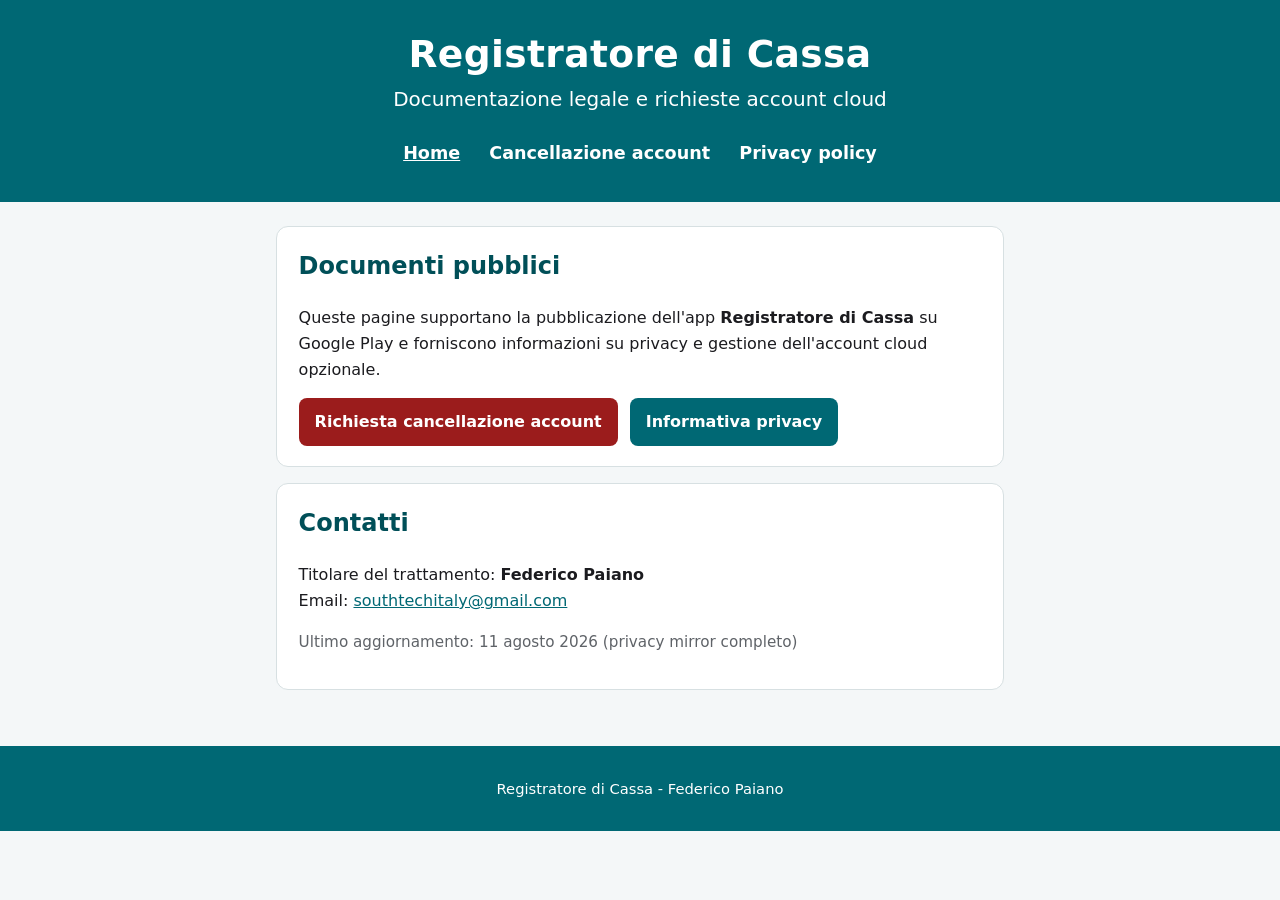
<file: index.html>
<!DOCTYPE html>
<html lang="it">
<head>
  <meta charset="utf-8">
  <meta name="viewport" content="width=device-width, initial-scale=1">
  <title>Registratore di Cassa - Documentazione legale</title>
  <meta name="description" content="Privacy policy e richiesta di cancellazione account per l'app Registratore di Cassa.">
  <link rel="stylesheet" href="style.css?v=4">
</head>
<body>
  <header class="site-header">
    <div class="site-header-inner">
      <h1>Registratore di Cassa</h1>
      <p>Documentazione legale e richieste account cloud</p>
      <nav class="site-nav" aria-label="Navigazione documenti">
        <a href="index.html" aria-current="page">Home</a>
        <a href="account-deletion.html">Cancellazione account</a>
        <a href="privacy-policy.html">Privacy policy</a>
      </nav>
    </div>
  </header>

  <main>
    <section class="card">
      <h2>Documenti pubblici</h2>
      <p>
        Queste pagine supportano la pubblicazione dell'app <strong>Registratore di Cassa</strong>
        su Google Play e forniscono informazioni su privacy e gestione dell'account cloud opzionale.
      </p>
      <div class="button-row">
        <a class="button button-danger" href="account-deletion.html">Richiesta cancellazione account</a>
        <a class="button button-primary" href="privacy-policy.html">Informativa privacy</a>
      </div>
    </section>

    <section class="card">
      <h2>Contatti</h2>
      <p>
        Titolare del trattamento: <strong>Federico Paiano</strong><br>
        Email: <a href="mailto:southtechitaly@gmail.com">southtechitaly@gmail.com</a>
      </p>
      <p class="meta">Ultimo aggiornamento: 11 agosto 2026 (privacy mirror completo)</p>
    </section>
  </main>

  <footer class="site-footer">
    <p>Registratore di Cassa - Federico Paiano</p>
  </footer>
</body>
</html>
</file>
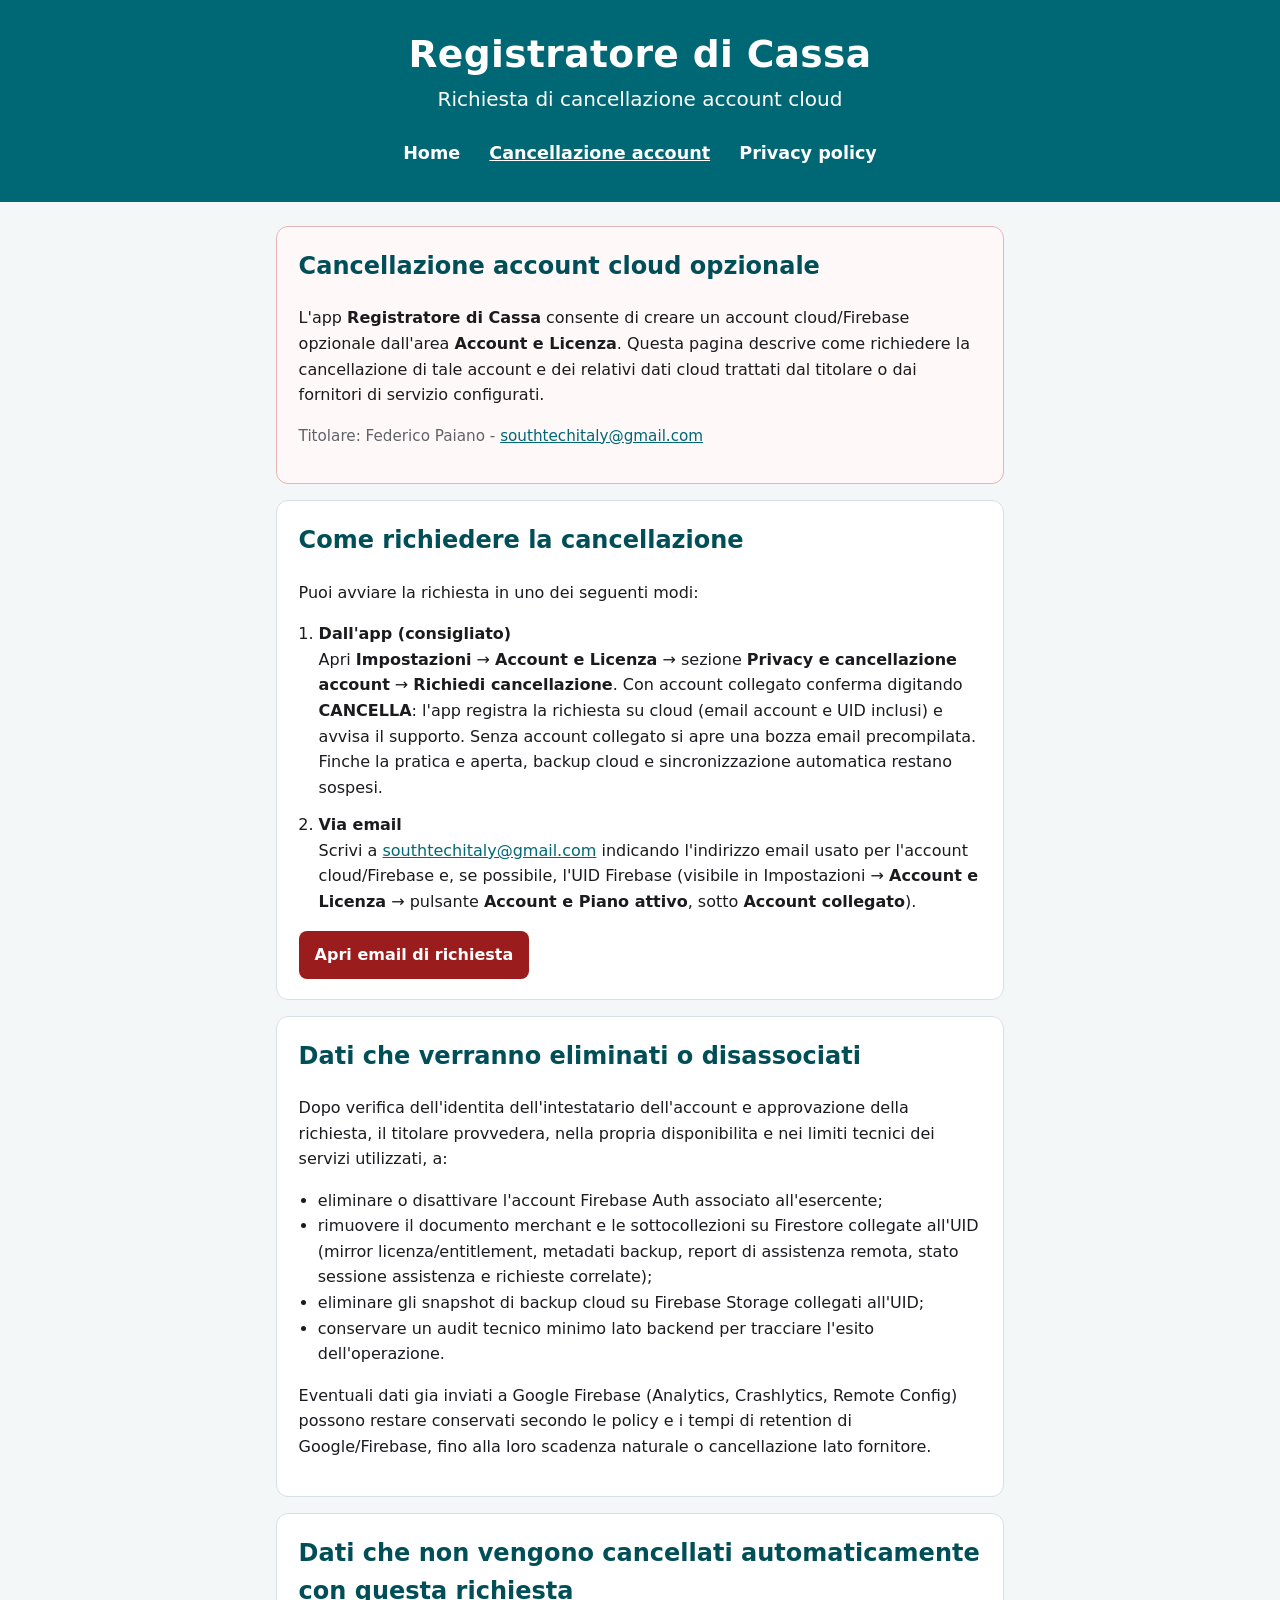
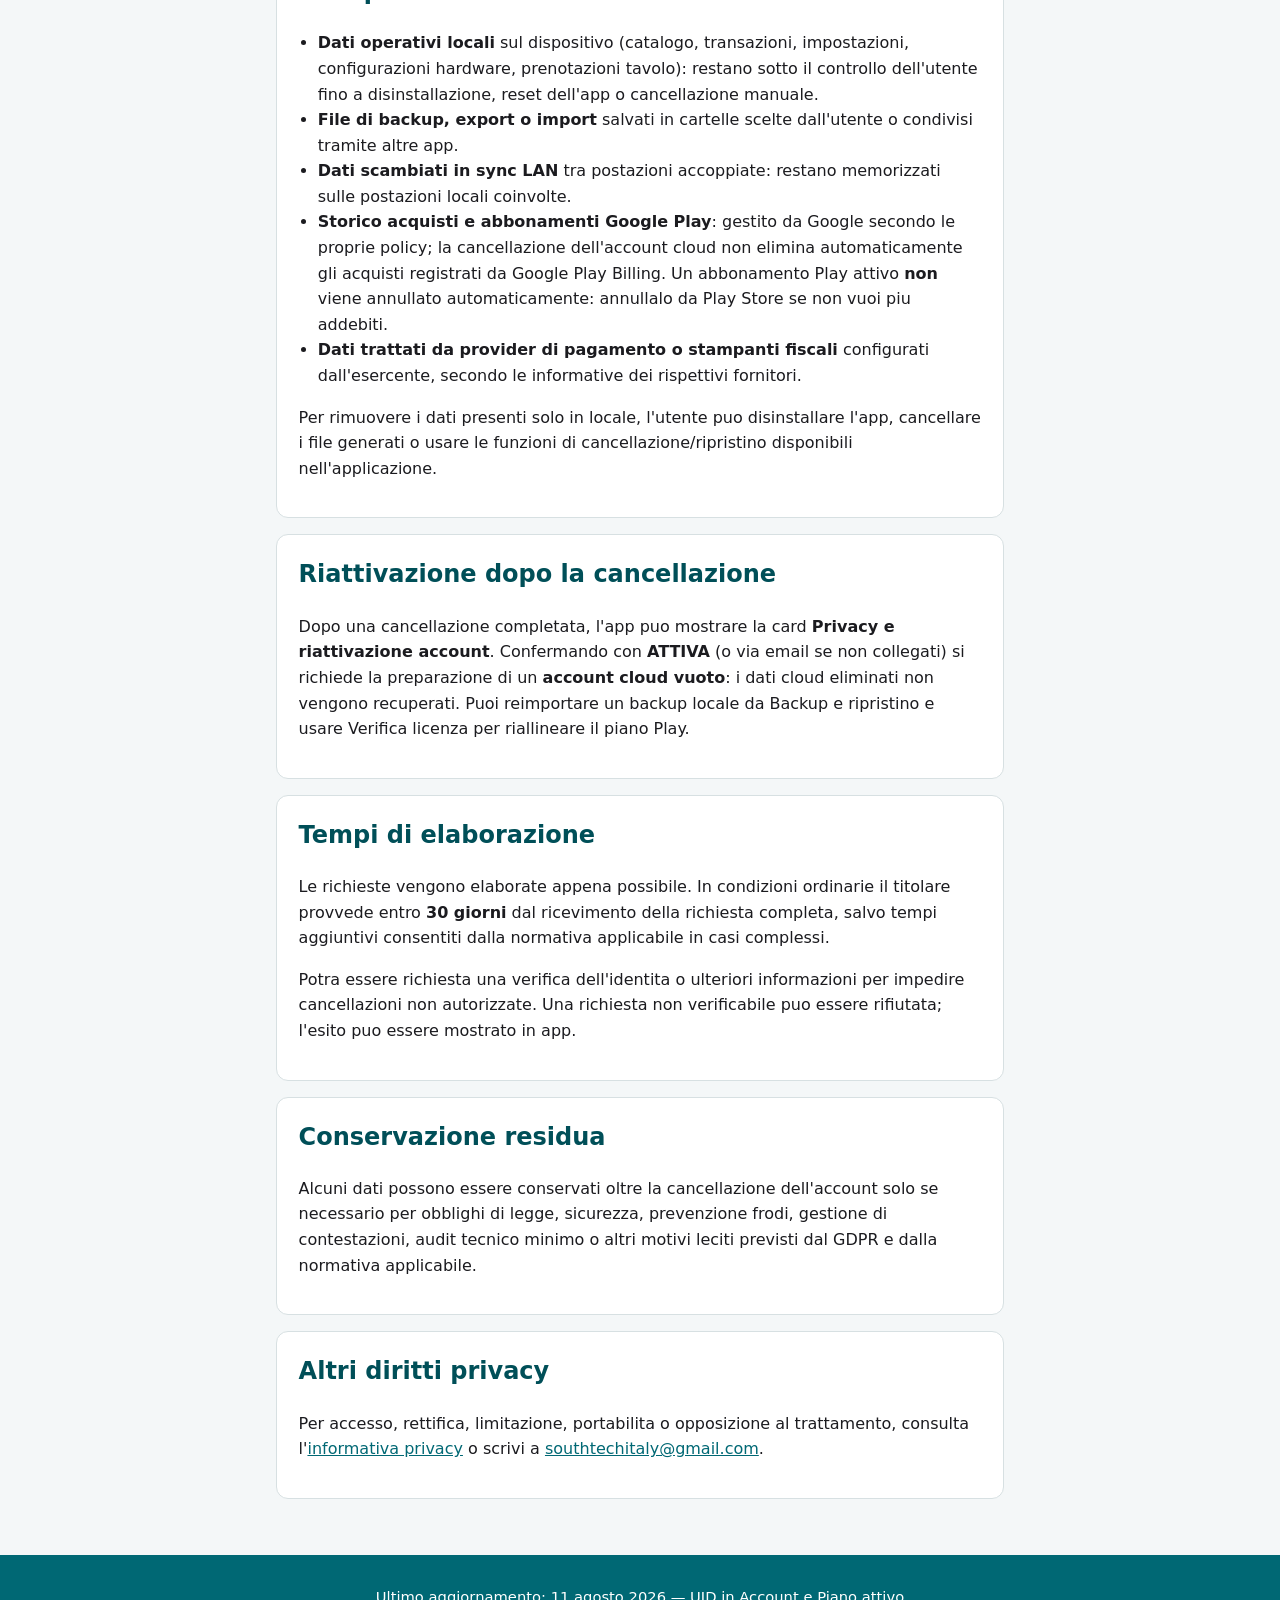
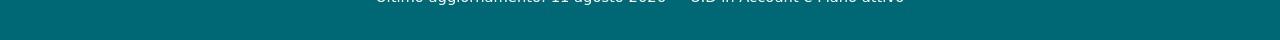
<file: account-deletion.html>
<!DOCTYPE html>
<html lang="it">
<head>
  <meta charset="utf-8">
  <meta name="viewport" content="width=device-width, initial-scale=1">
  <title>Cancellazione account cloud - Registratore di Cassa</title>
  <meta name="description" content="Come richiedere la cancellazione dell'account cloud Firebase e dei dati cloud associati all'app Registratore di Cassa.">
  <link rel="stylesheet" href="style.css?v=5">
  <meta http-equiv="Cache-Control" content="no-cache, no-store, must-revalidate">
  <meta http-equiv="Pragma" content="no-cache">
</head>
<body>
  <header class="site-header">
    <div class="site-header-inner">
      <h1>Registratore di Cassa</h1>
      <p>Richiesta di cancellazione account cloud</p>
      <nav class="site-nav" aria-label="Navigazione documenti">
        <a href="index.html">Home</a>
        <a href="account-deletion.html" aria-current="page">Cancellazione account</a>
        <a href="privacy-policy.html">Privacy policy</a>
      </nav>
    </div>
  </header>

  <main>
    <section class="card danger">
      <h2>Cancellazione account cloud opzionale</h2>
      <p>
        L'app <strong>Registratore di Cassa</strong> consente di creare un account cloud/Firebase
        opzionale dall'area <strong>Account e Licenza</strong>. Questa pagina descrive come richiedere
        la cancellazione di tale account e dei relativi dati cloud trattati dal titolare o dai
        fornitori di servizio configurati.
      </p>
      <p class="meta">
        Titolare: Federico Paiano -
        <a href="mailto:southtechitaly@gmail.com">southtechitaly@gmail.com</a>
      </p>
    </section>

    <section class="card">
      <h2>Come richiedere la cancellazione</h2>
      <p>Puoi avviare la richiesta in uno dei seguenti modi:</p>
      <ol class="steps">
        <li>
          <strong>Dall'app (consigliato)</strong><br>
          Apri <strong>Impostazioni</strong> &rarr; <strong>Account e Licenza</strong> &rarr;
          sezione <strong>Privacy e cancellazione account</strong> &rarr;
          <strong>Richiedi cancellazione</strong>. Con account collegato conferma digitando
          <strong>CANCELLA</strong>: l'app registra la richiesta su cloud (email account e UID
          inclusi) e avvisa il supporto. Senza account collegato si apre una bozza email precompilata.
          Finche la pratica e aperta, backup cloud e sincronizzazione automatica restano sospesi.
        </li>
        <li>
          <strong>Via email</strong><br>
          Scrivi a
          <a href="mailto:southtechitaly@gmail.com?subject=Richiesta%20cancellazione%20account%20cloud%20-%20Registratore%20di%20Cassa">southtechitaly@gmail.com</a>
          indicando l'indirizzo email usato per l'account cloud/Firebase e, se possibile,
          l'UID Firebase (visibile in Impostazioni &rarr; <strong>Account e Licenza</strong>
          &rarr; pulsante <strong>Account e Piano attivo</strong>, sotto <strong>Account collegato</strong>).
        </li>
      </ol>
      <div class="button-row">
        <a class="button button-danger" href="mailto:southtechitaly@gmail.com?subject=Richiesta%20cancellazione%20account%20cloud%20-%20Registratore%20di%20Cassa&amp;body=Buongiorno%2C%0A%0Adesidero%20richiedere%20la%20cancellazione%20del%20mio%20account%20cloud%20per%20l'app%20Registratore%20di%20Cassa%20e%20dei%20relativi%20dati%20cloud%20associati.%0A%0AEmail%20account%3A%20%0ACodice%20UID%3A%20%0A%0ASono%20consapevole%20che%20i%20dati%20presenti%20solo%20in%20locale%20sul%20dispositivo%20o%20nei%20file%20di%20backup%2Fexport%20sotto%20il%20mio%20controllo%20devono%20essere%20rimossi%20manualmente.%0A%0AGrazie.">Apri email di richiesta</a>
      </div>
    </section>

    <section class="card">
      <h2>Dati che verranno eliminati o disassociati</h2>
      <p>
        Dopo verifica dell'identita dell'intestatario dell'account e approvazione della richiesta,
        il titolare provvedera, nella propria disponibilita e nei limiti tecnici dei servizi
        utilizzati, a:
      </p>
      <ul class="compact">
        <li>eliminare o disattivare l'account Firebase Auth associato all'esercente;</li>
        <li>rimuovere il documento merchant e le sottocollezioni su Firestore collegate all'UID
          (mirror licenza/entitlement, metadati backup, report di assistenza remota, stato sessione
          assistenza e richieste correlate);</li>
        <li>eliminare gli snapshot di backup cloud su Firebase Storage collegati all'UID;</li>
        <li>conservare un audit tecnico minimo lato backend per tracciare l'esito dell'operazione.</li>
      </ul>
      <p>
        Eventuali dati gia inviati a Google Firebase (Analytics, Crashlytics, Remote Config)
        possono restare conservati secondo le policy e i tempi di retention di Google/Firebase,
        fino alla loro scadenza naturale o cancellazione lato fornitore.
      </p>
    </section>

    <section class="card">
      <h2>Dati che non vengono cancellati automaticamente con questa richiesta</h2>
      <ul class="compact">
        <li>
          <strong>Dati operativi locali</strong> sul dispositivo (catalogo, transazioni, impostazioni,
          configurazioni hardware, prenotazioni tavolo): restano sotto il controllo dell'utente fino
          a disinstallazione, reset dell'app o cancellazione manuale.
        </li>
        <li>
          <strong>File di backup, export o import</strong> salvati in cartelle scelte dall'utente
          o condivisi tramite altre app.
        </li>
        <li>
          <strong>Dati scambiati in sync LAN</strong> tra postazioni accoppiate: restano memorizzati
          sulle postazioni locali coinvolte.
        </li>
        <li>
          <strong>Storico acquisti e abbonamenti Google Play</strong>: gestito da Google secondo
          le proprie policy; la cancellazione dell'account cloud non elimina automaticamente
          gli acquisti registrati da Google Play Billing. Un abbonamento Play attivo
          <strong>non</strong> viene annullato automaticamente: annullalo da Play Store se non
          vuoi piu addebiti.
        </li>
        <li>
          <strong>Dati trattati da provider di pagamento o stampanti fiscali</strong> configurati
          dall'esercente, secondo le informative dei rispettivi fornitori.
        </li>
      </ul>
      <p>
        Per rimuovere i dati presenti solo in locale, l'utente puo disinstallare l'app,
        cancellare i file generati o usare le funzioni di cancellazione/ripristino disponibili
        nell'applicazione.
      </p>
    </section>

    <section class="card">
      <h2>Riattivazione dopo la cancellazione</h2>
      <p>
        Dopo una cancellazione completata, l'app puo mostrare la card
        <strong>Privacy e riattivazione account</strong>. Confermando con
        <strong>ATTIVA</strong> (o via email se non collegati) si richiede la preparazione di un
        <strong>account cloud vuoto</strong>: i dati cloud eliminati non vengono recuperati.
        Puoi reimportare un backup locale da Backup e ripristino e usare Verifica licenza per
        riallineare il piano Play.
      </p>
    </section>

    <section class="card">
      <h2>Tempi di elaborazione</h2>
      <p>
        Le richieste vengono elaborate appena possibile. In condizioni ordinarie il titolare
        provvede entro <strong>30 giorni</strong> dal ricevimento della richiesta completa,
        salvo tempi aggiuntivi consentiti dalla normativa applicabile in casi complessi.
      </p>
      <p>
        Potra essere richiesta una verifica dell'identita o ulteriori informazioni per
        impedire cancellazioni non autorizzate. Una richiesta non verificabile puo essere
        rifiutata; l'esito puo essere mostrato in app.
      </p>
    </section>

    <section class="card">
      <h2>Conservazione residua</h2>
      <p>
        Alcuni dati possono essere conservati oltre la cancellazione dell'account solo se
        necessario per obblighi di legge, sicurezza, prevenzione frodi, gestione di contestazioni,
        audit tecnico minimo o altri motivi leciti previsti dal GDPR e dalla normativa applicabile.
      </p>
    </section>

    <section class="card">
      <h2>Altri diritti privacy</h2>
      <p>
        Per accesso, rettifica, limitazione, portabilita o opposizione al trattamento,
        consulta l'<a href="privacy-policy.html">informativa privacy</a> o scrivi a
        <a href="mailto:southtechitaly@gmail.com">southtechitaly@gmail.com</a>.
      </p>
    </section>
  </main>

  <footer class="site-footer">
    <p>Ultimo aggiornamento: 11 agosto 2026 &mdash; UID in Account e Piano attivo</p>
  </footer>
</body>
</html>
</file>
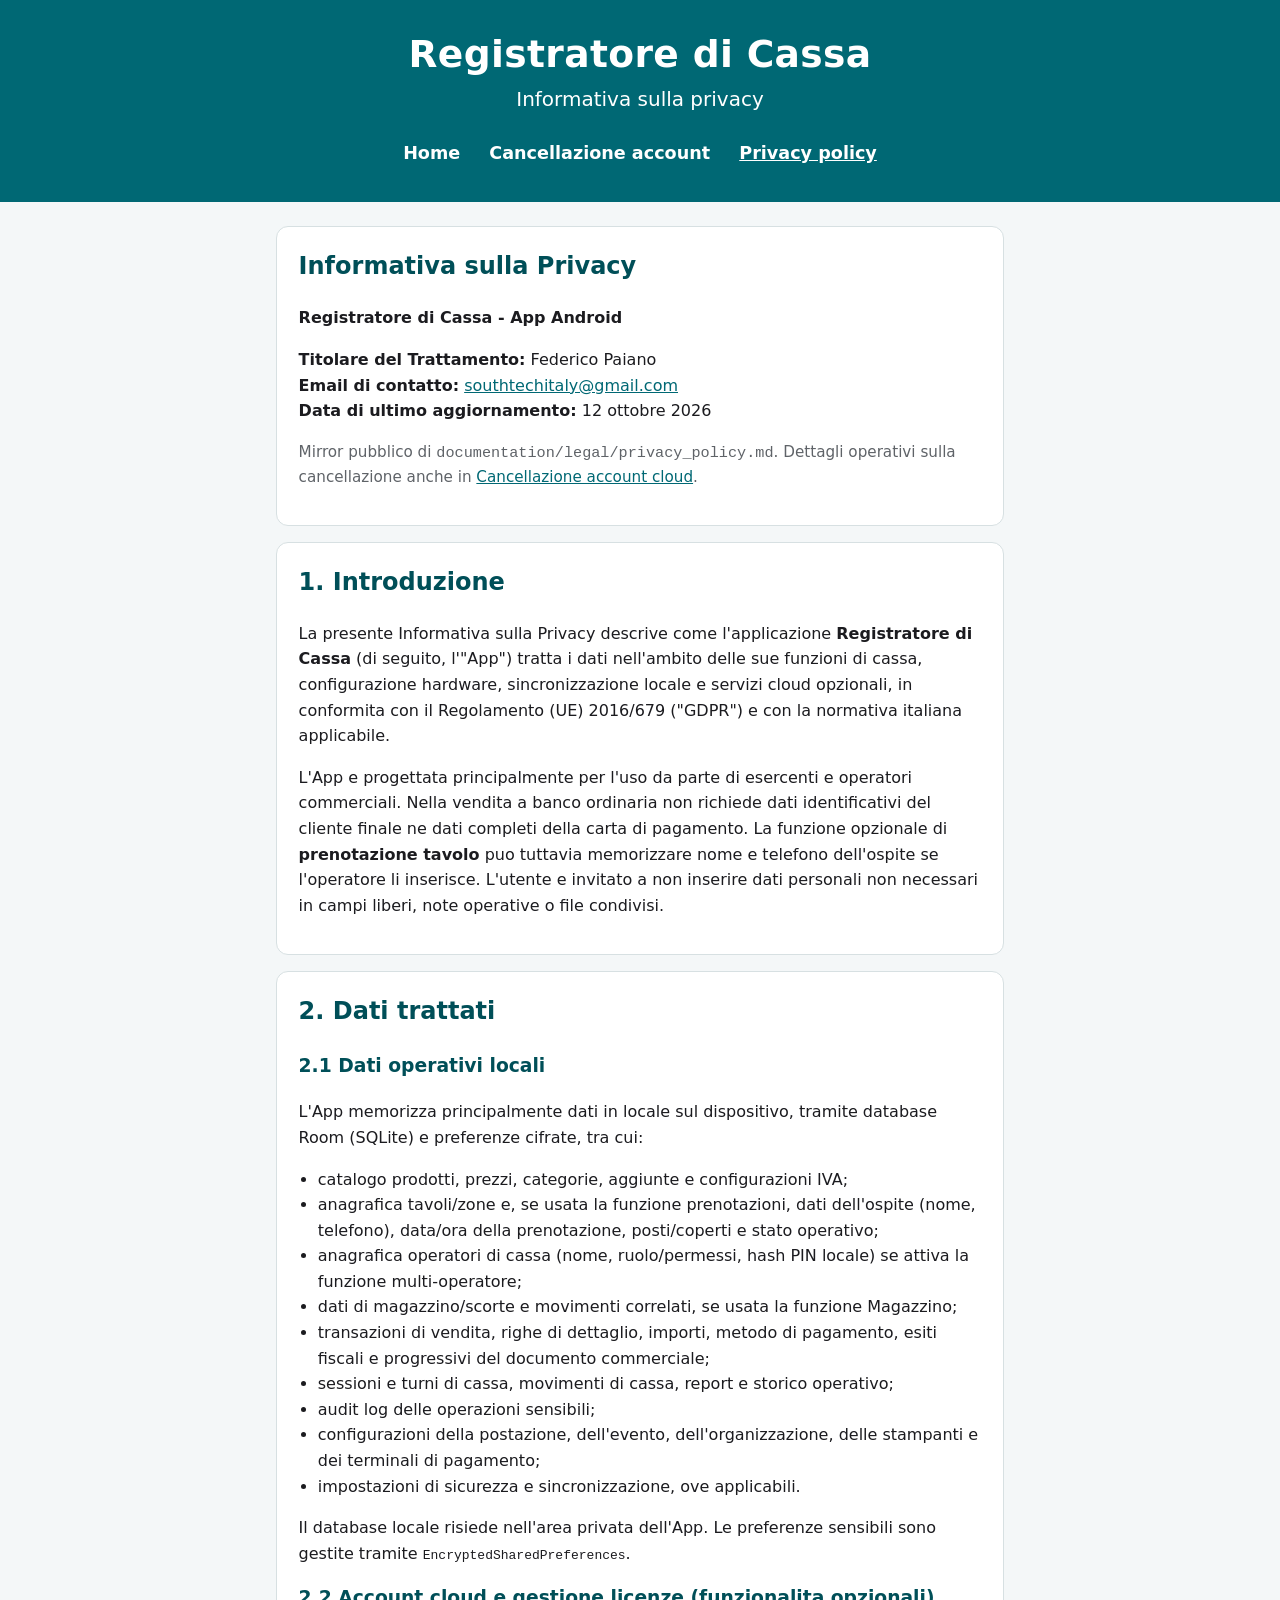
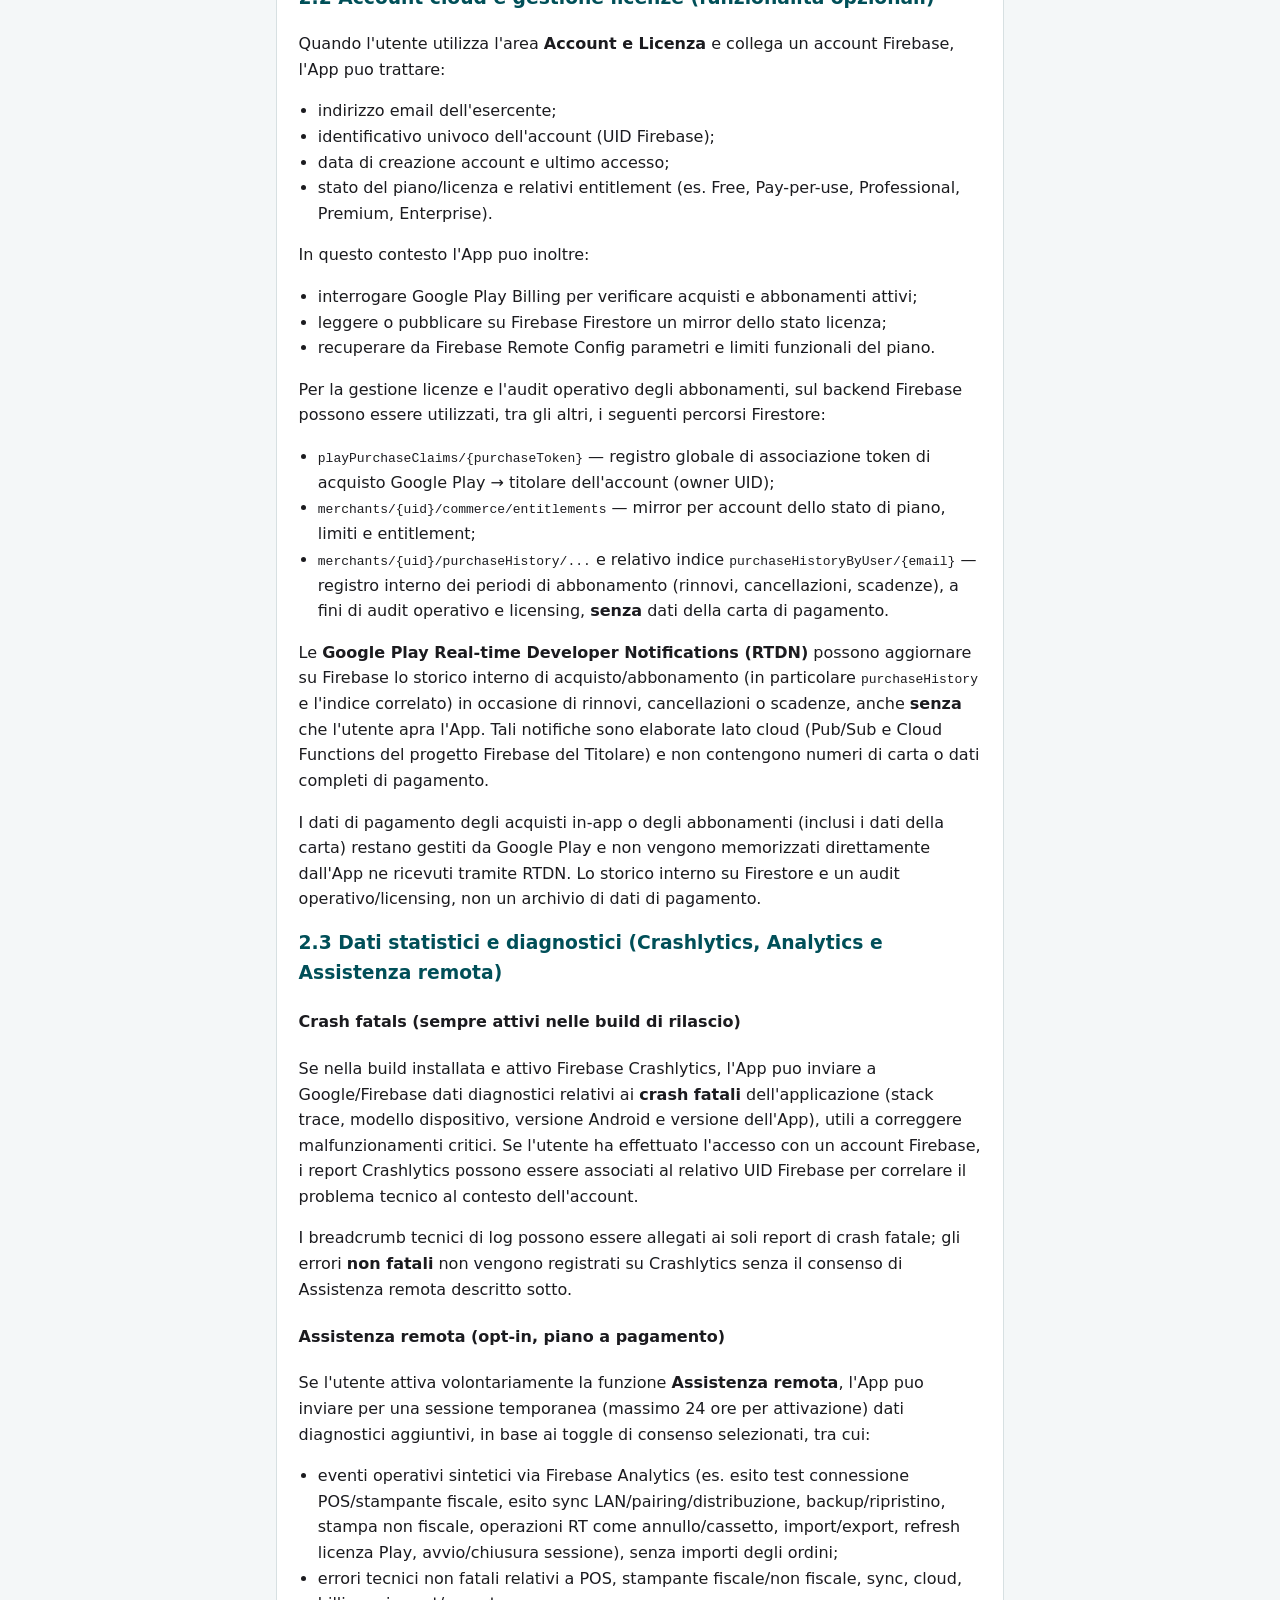
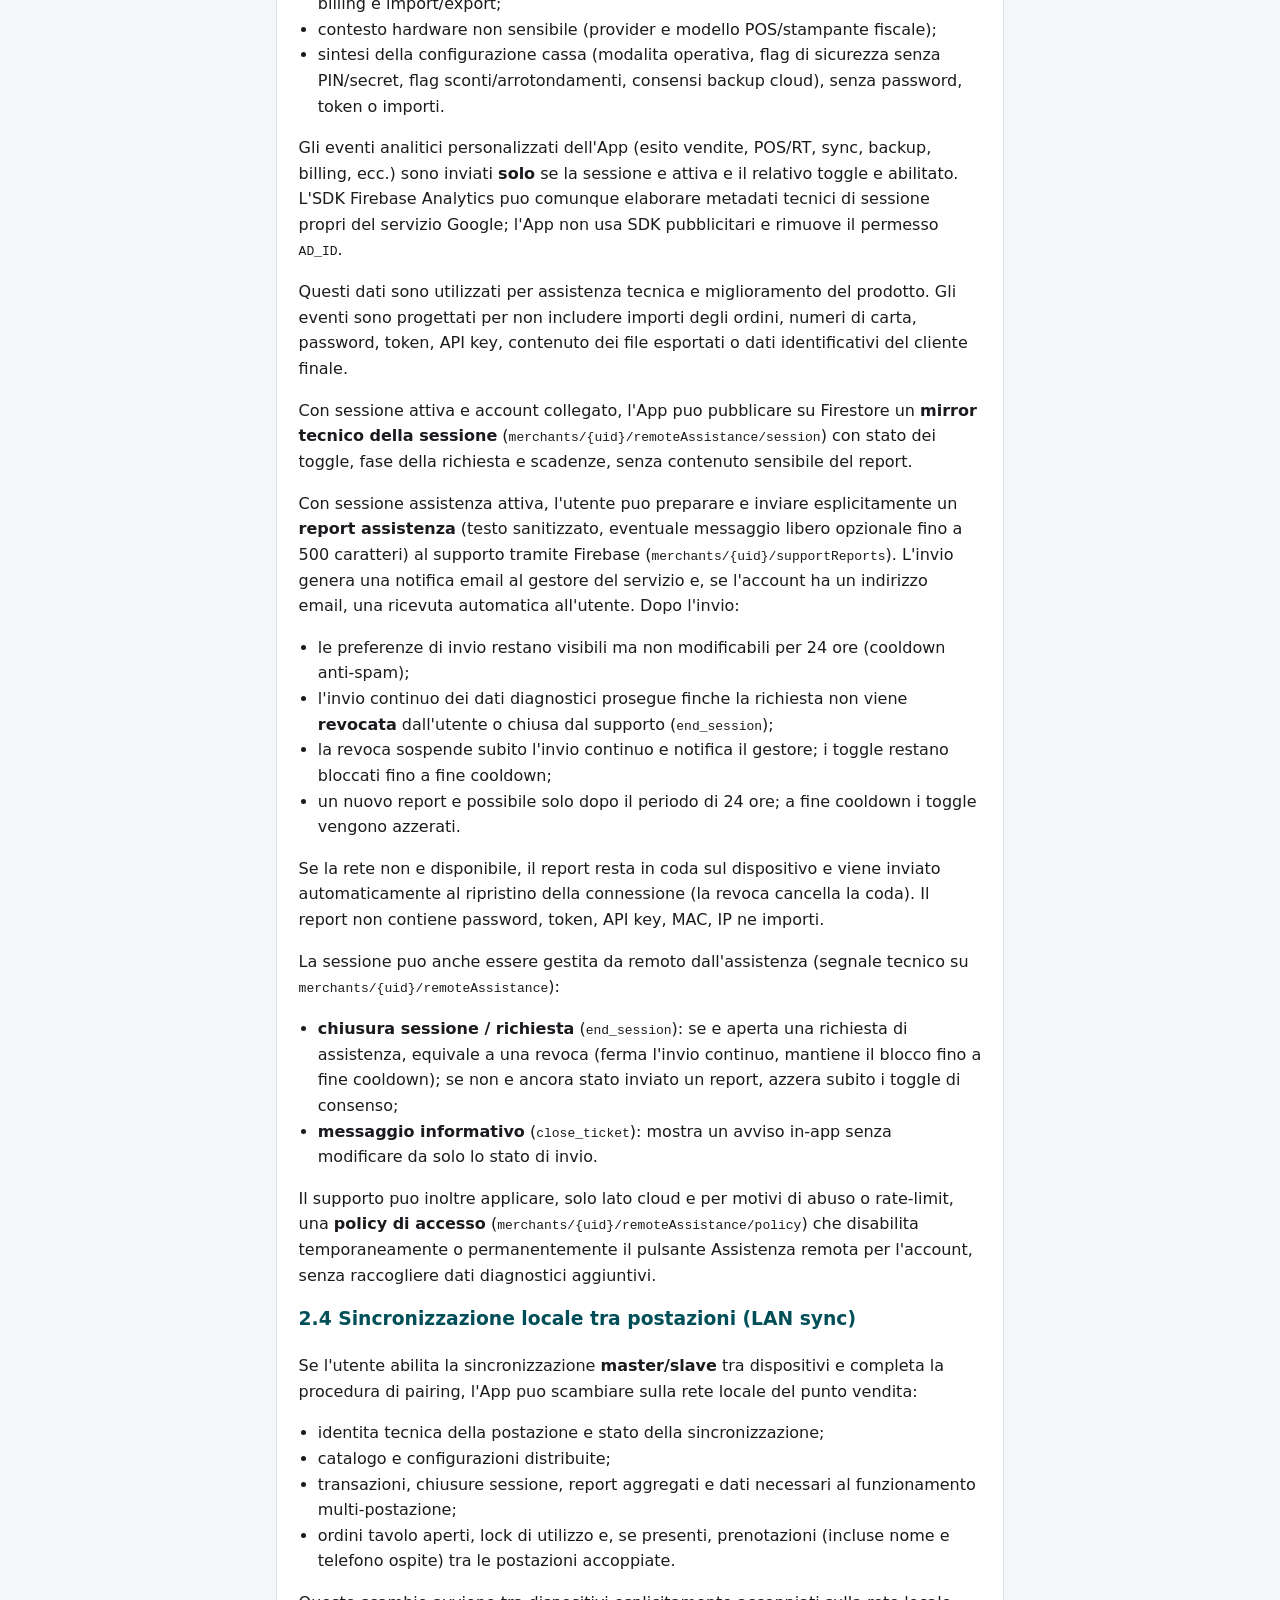
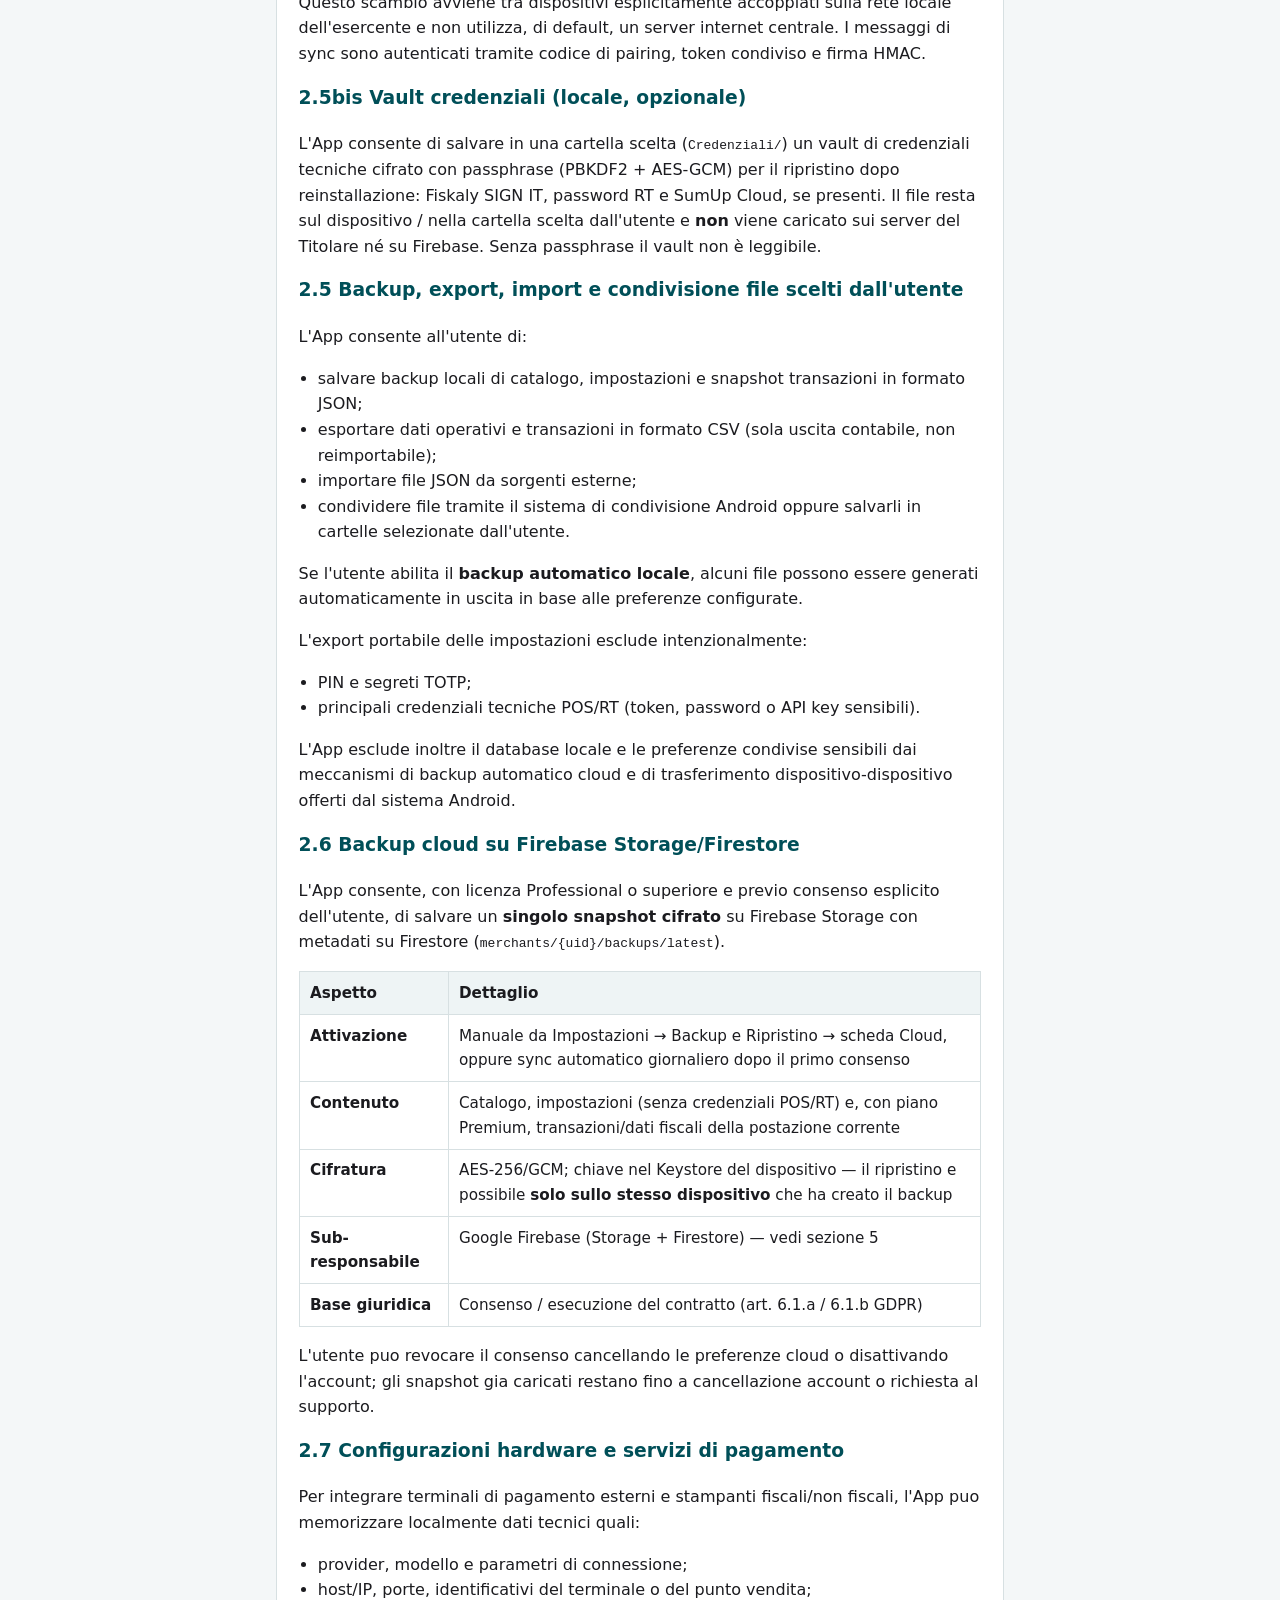
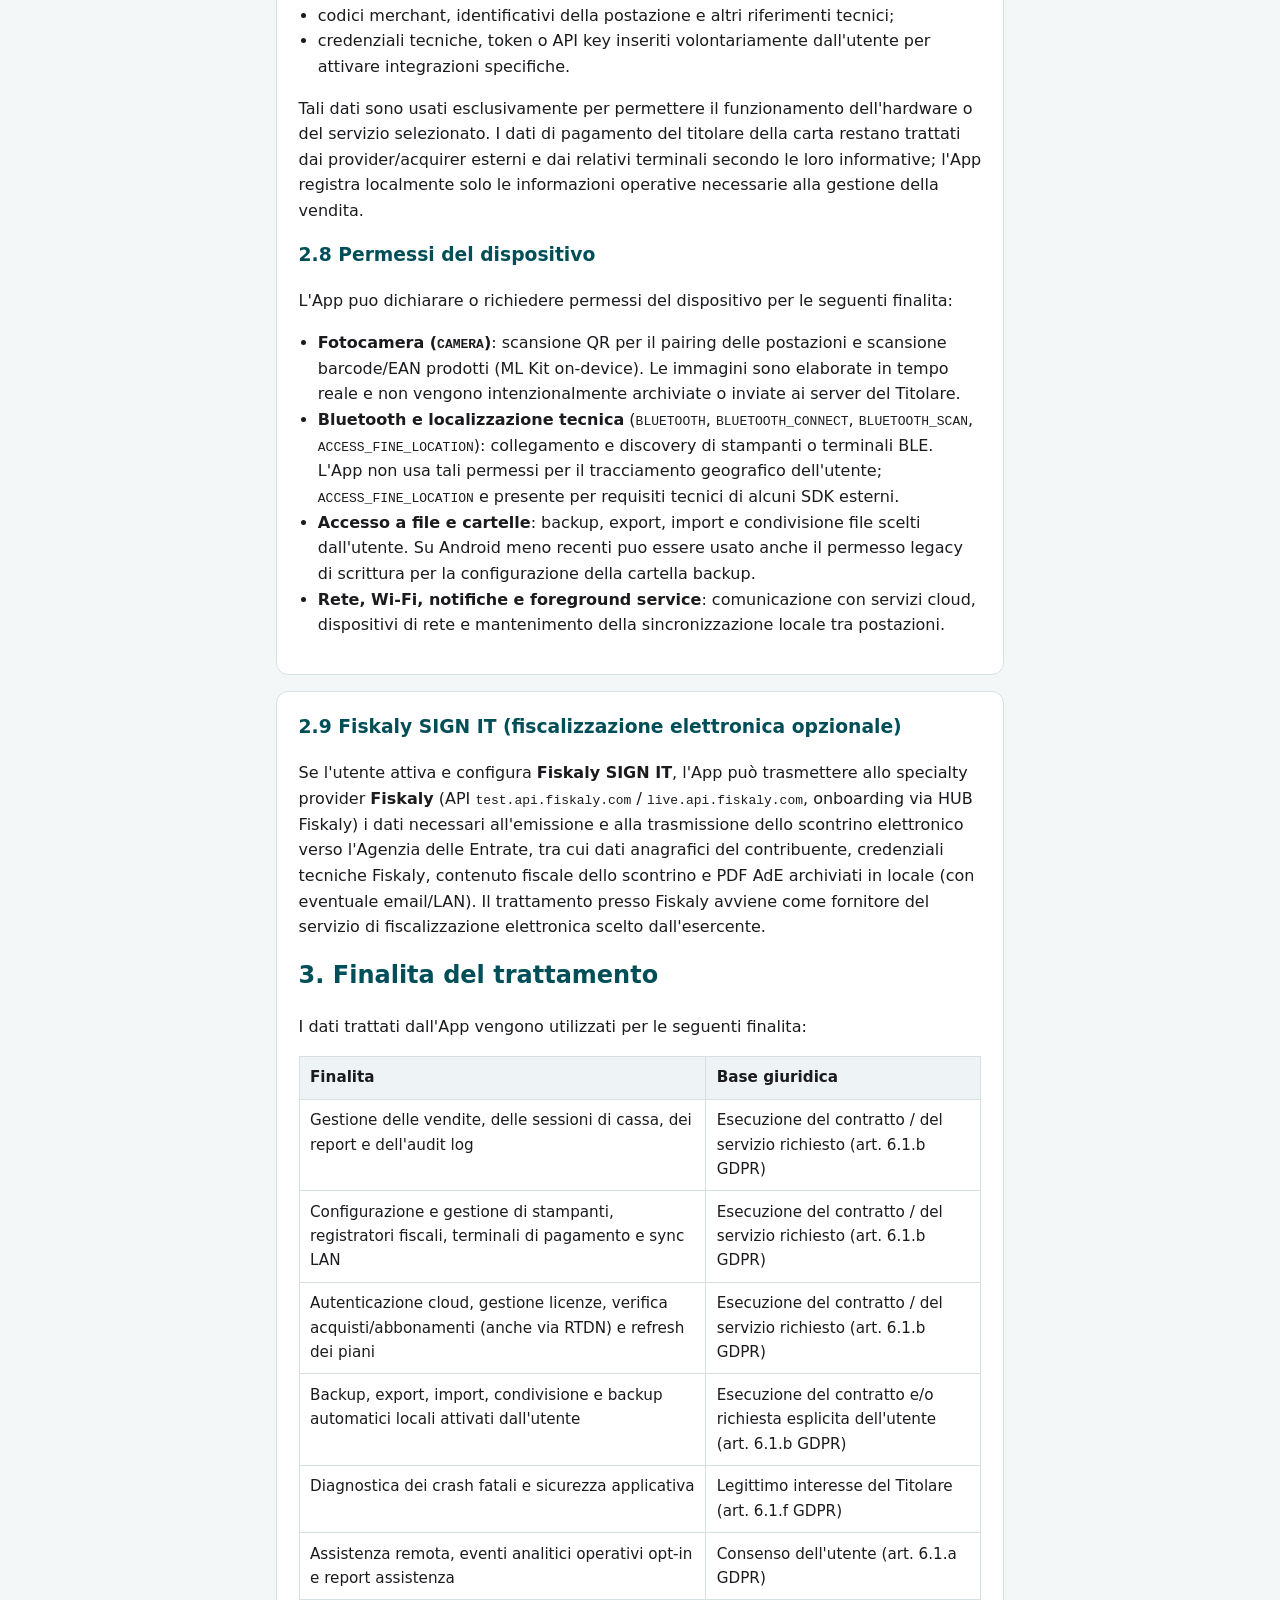
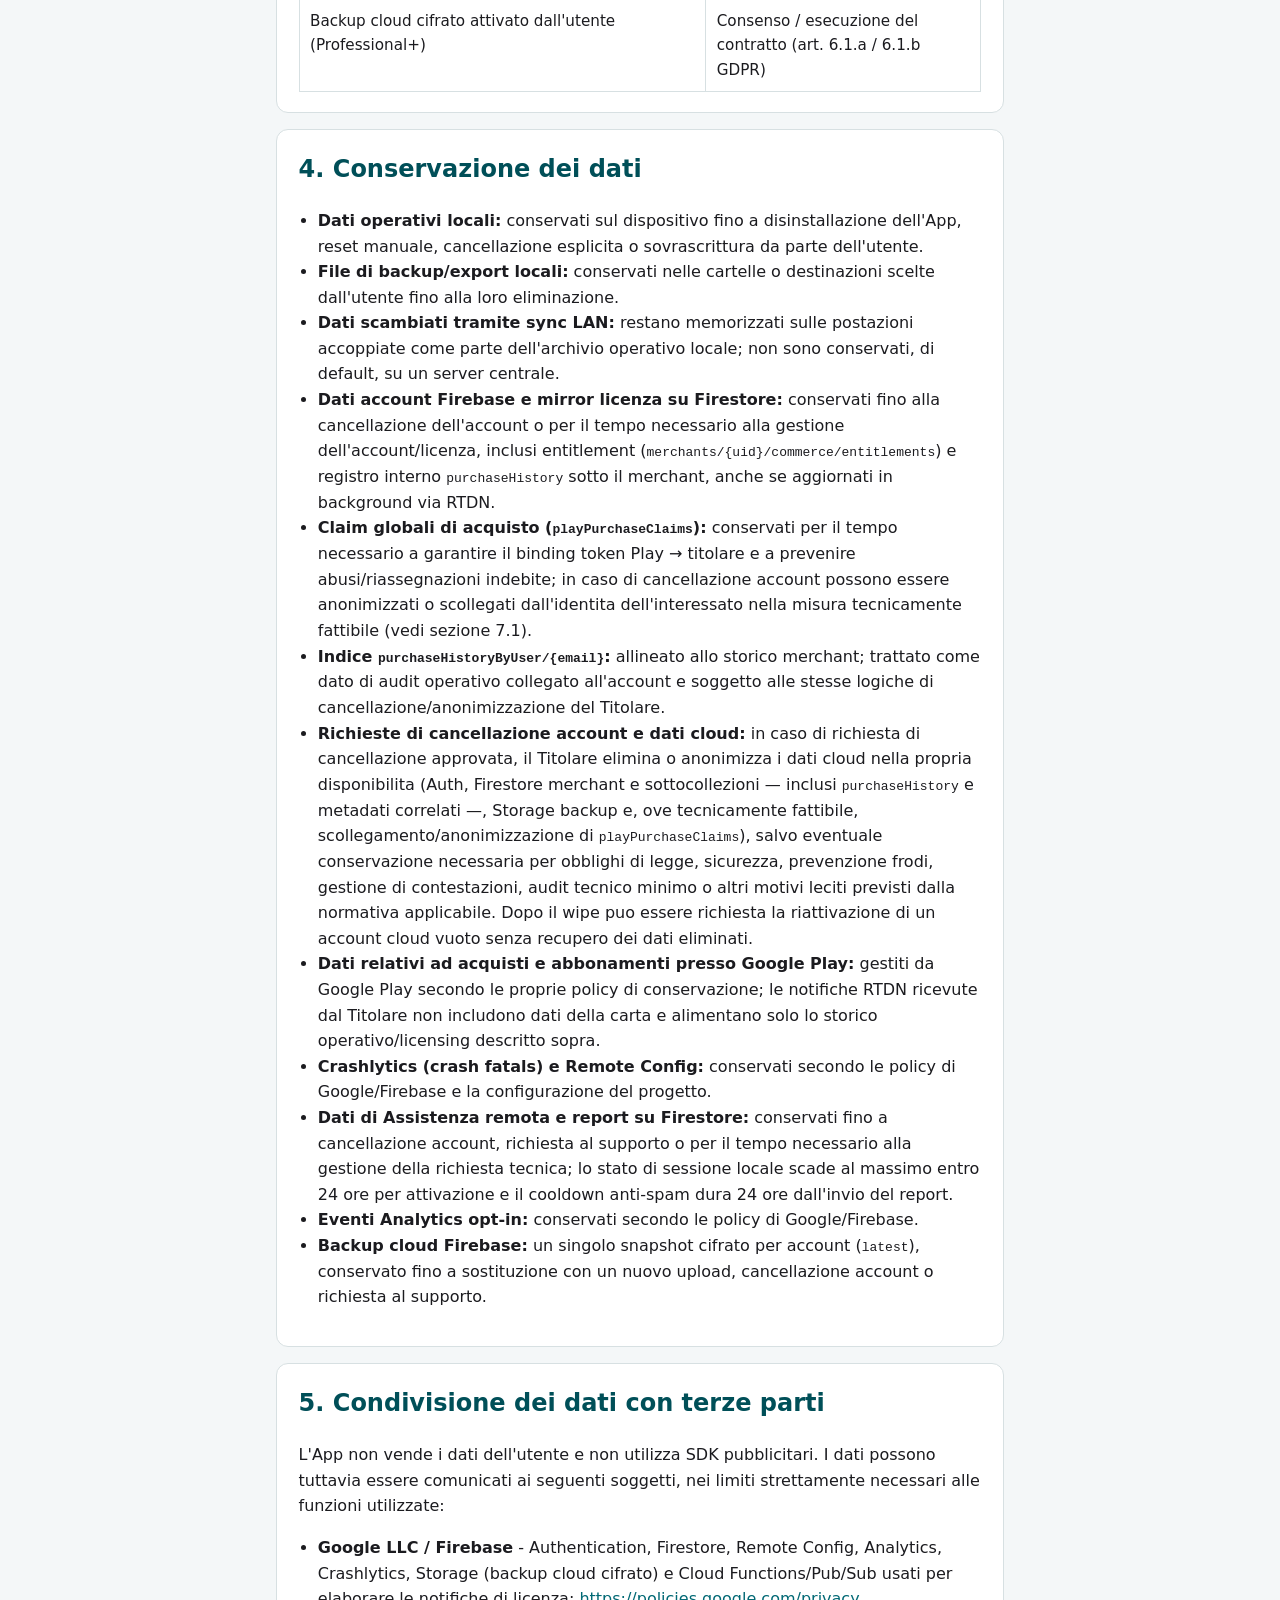
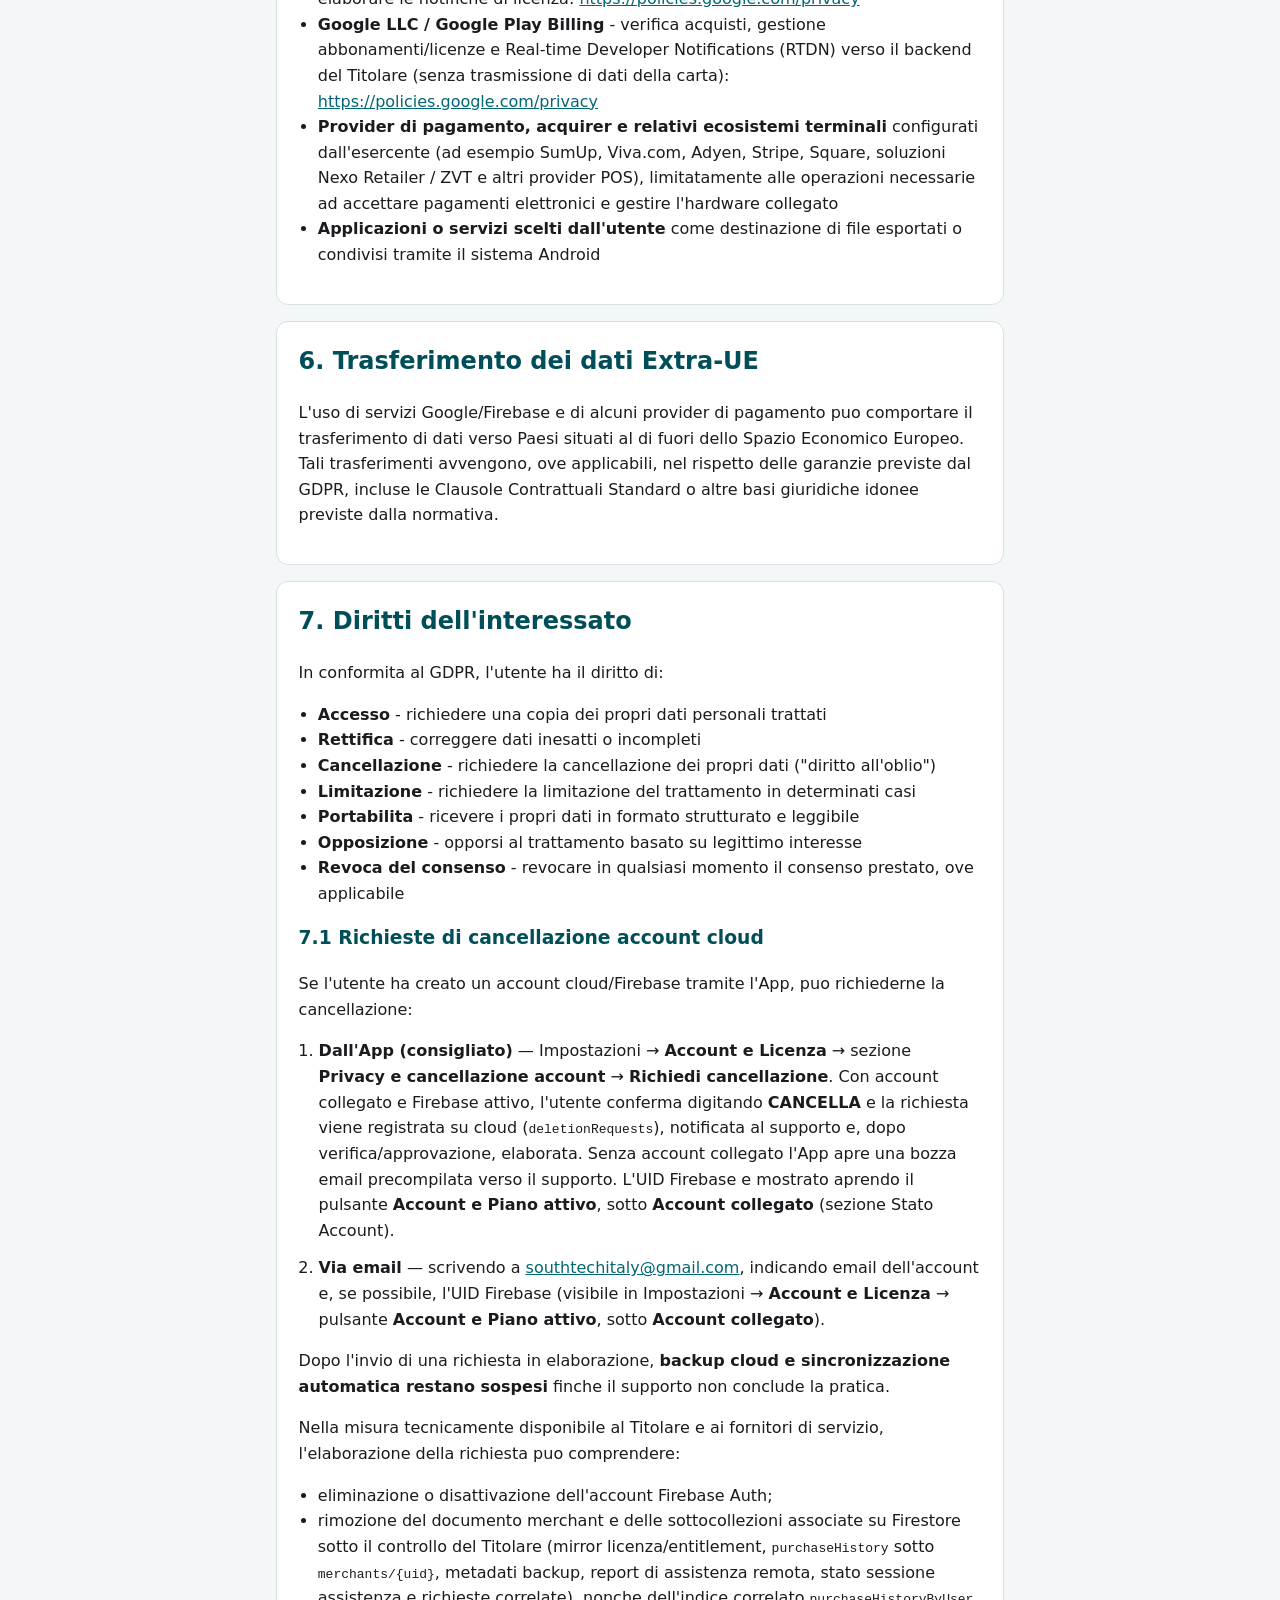
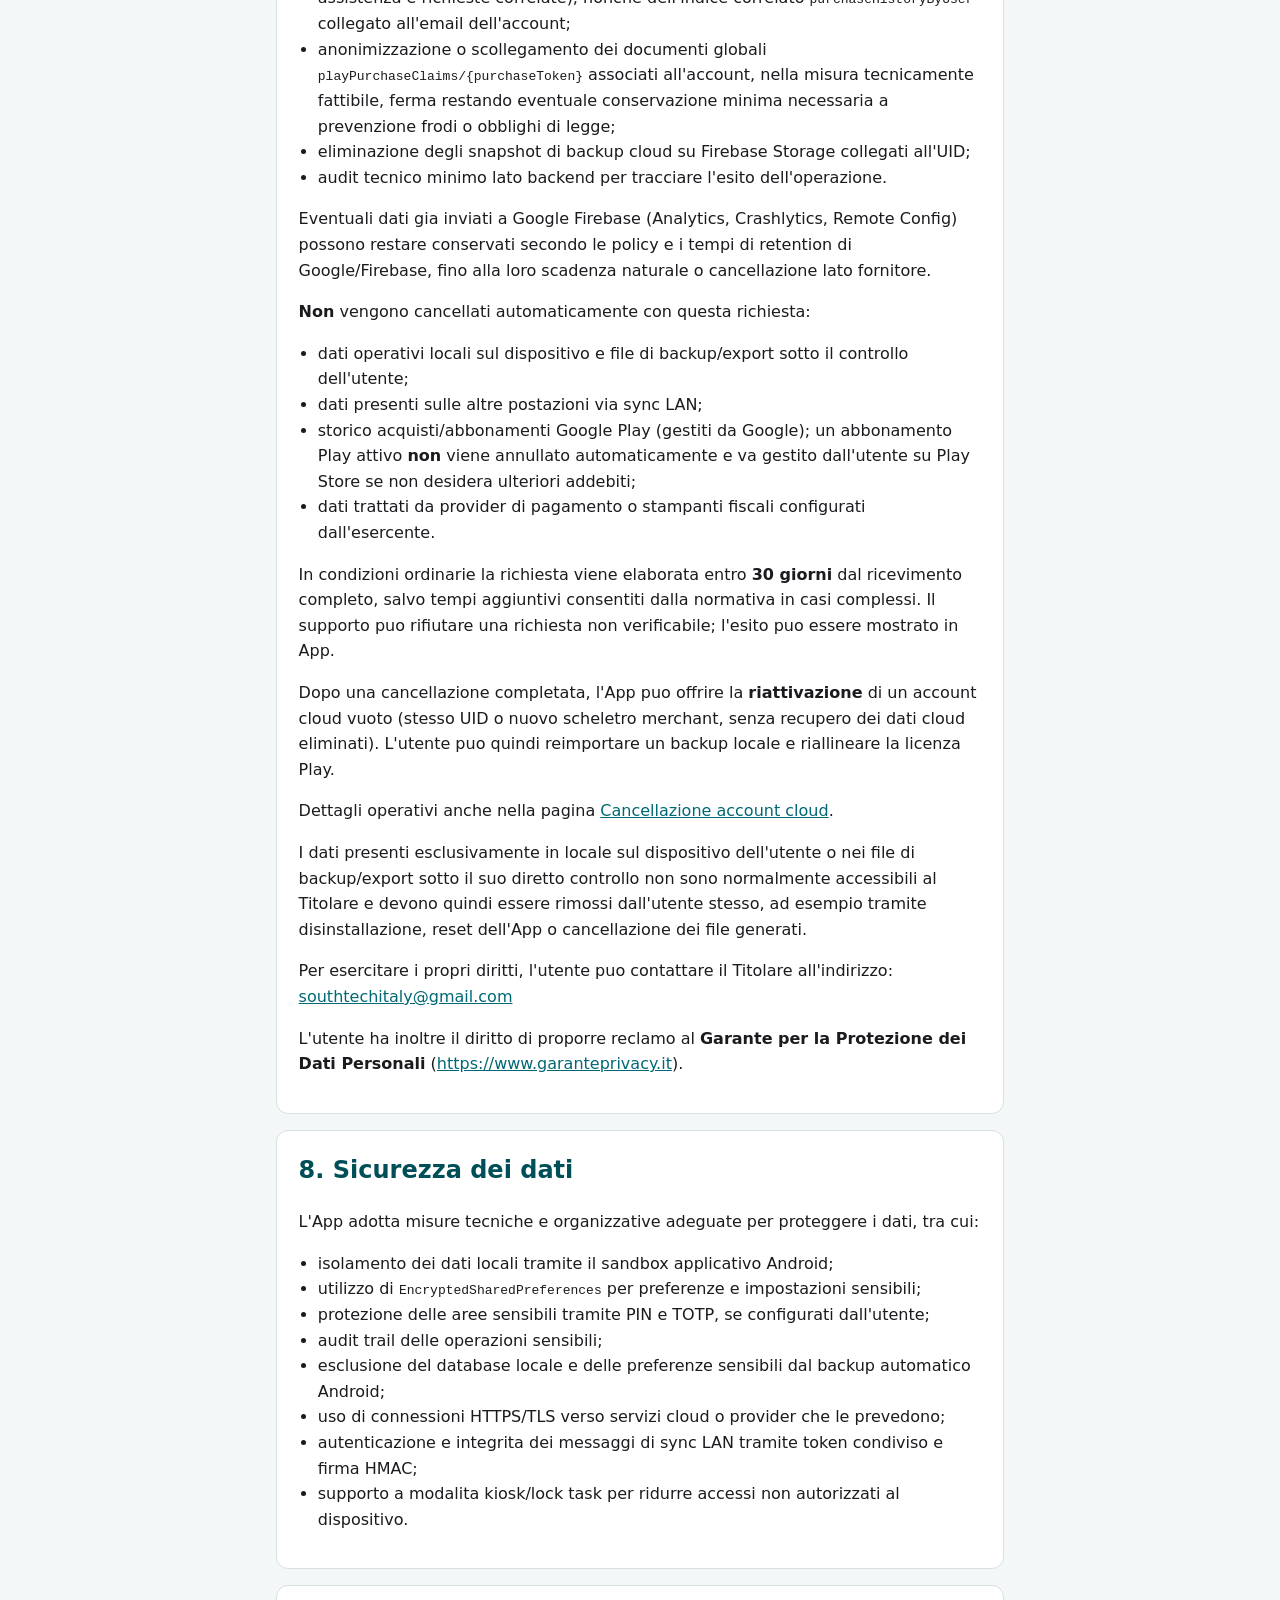
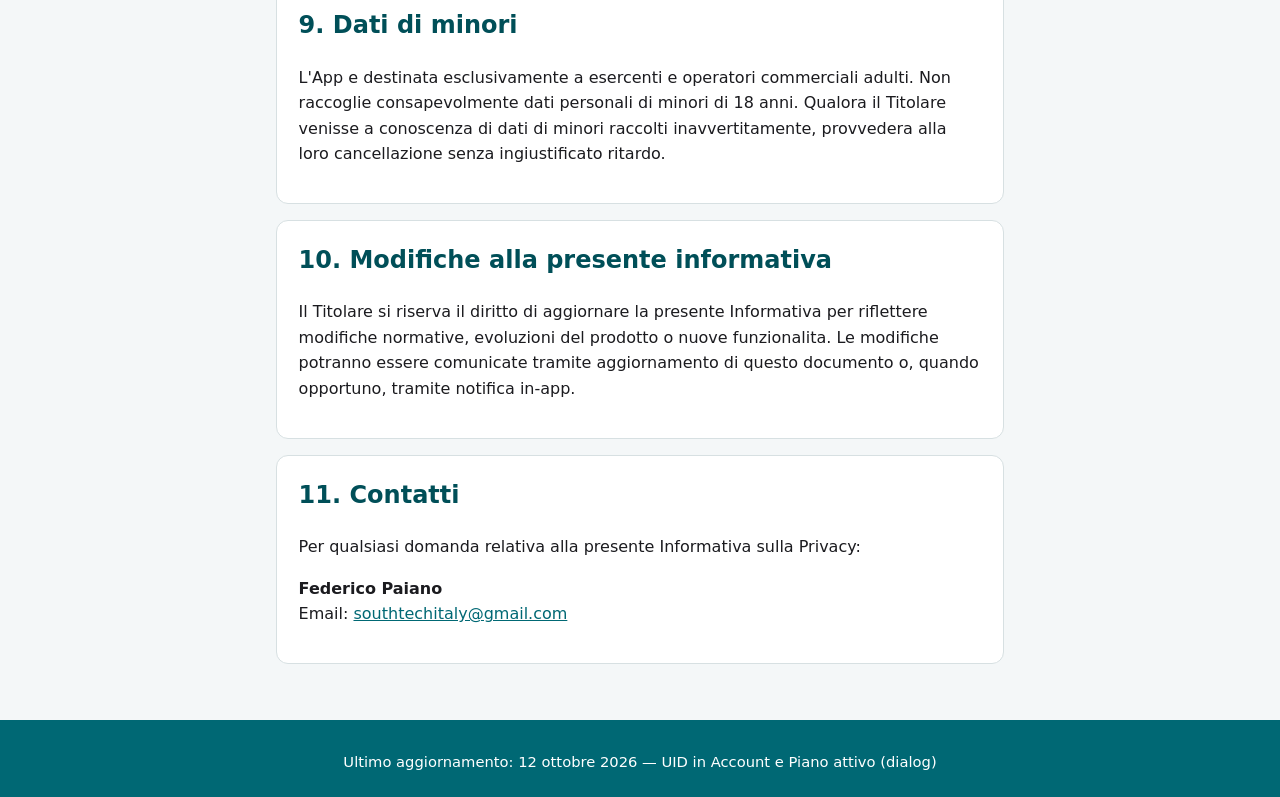
<file: privacy-policy.html>
<!DOCTYPE html>
<html lang="it">
<head>
  <meta charset="utf-8">
  <meta name="viewport" content="width=device-width, initial-scale=1">
  <title>Informativa privacy - Registratore di Cassa</title>
  <meta name="description" content="Informativa sulla privacy dell'app Android Registratore di Cassa (mirror di documentation/legal/privacy_policy.md).">
  <link rel="stylesheet" href="style.css?v=8">
  <meta http-equiv="Cache-Control" content="no-cache, no-store, must-revalidate">
  <meta http-equiv="Pragma" content="no-cache">
</head>
<body>
  <header class="site-header">
    <div class="site-header-inner">
      <h1>Registratore di Cassa</h1>
      <p>Informativa sulla privacy</p>
      <nav class="site-nav" aria-label="Navigazione documenti">
        <a href="index.html">Home</a>
        <a href="account-deletion.html">Cancellazione account</a>
        <a href="privacy-policy.html" aria-current="page">Privacy policy</a>
      </nav>
    </div>
  </header>

  <main>
    <section class="card">
      <h2>Informativa sulla Privacy</h2>
      <p><strong>Registratore di Cassa - App Android</strong></p>
      <p>
        <strong>Titolare del Trattamento:</strong> Federico Paiano<br>
        <strong>Email di contatto:</strong>
        <a href="mailto:southtechitaly@gmail.com">southtechitaly@gmail.com</a><br>
        <strong>Data di ultimo aggiornamento:</strong> 12 ottobre 2026
      </p>
      <p class="meta">
        Mirror pubblico di <code>documentation/legal/privacy_policy.md</code>.
        Dettagli operativi sulla cancellazione anche in
        <a href="account-deletion.html">Cancellazione account cloud</a>.
      </p>
    </section>

    <section class="card">
      <h2>1. Introduzione</h2>
      <p>
        La presente Informativa sulla Privacy descrive come l'applicazione
        <strong>Registratore di Cassa</strong> (di seguito, l'"App") tratta i dati nell'ambito
        delle sue funzioni di cassa, configurazione hardware, sincronizzazione locale e servizi
        cloud opzionali, in conformita con il Regolamento (UE) 2016/679 ("GDPR") e con la
        normativa italiana applicabile.
      </p>
      <p>
        L'App e progettata principalmente per l'uso da parte di esercenti e operatori commerciali.
        Nella vendita a banco ordinaria non richiede dati identificativi del cliente finale ne
        dati completi della carta di pagamento. La funzione opzionale di
        <strong>prenotazione tavolo</strong> puo tuttavia memorizzare nome e telefono dell'ospite
        se l'operatore li inserisce. L'utente e invitato a non inserire dati personali non necessari
        in campi liberi, note operative o file condivisi.
      </p>
    </section>

    <section class="card">
      <h2>2. Dati trattati</h2>

      <h3>2.1 Dati operativi locali</h3>
      <p>
        L'App memorizza principalmente dati in locale sul dispositivo, tramite database Room
        (SQLite) e preferenze cifrate, tra cui:
      </p>
      <ul class="compact">
        <li>catalogo prodotti, prezzi, categorie, aggiunte e configurazioni IVA;</li>
        <li>anagrafica tavoli/zone e, se usata la funzione prenotazioni, dati dell'ospite (nome, telefono), data/ora della prenotazione, posti/coperti e stato operativo;</li>
        <li>anagrafica operatori di cassa (nome, ruolo/permessi, hash PIN locale) se attiva la funzione multi-operatore;</li>
        <li>dati di magazzino/scorte e movimenti correlati, se usata la funzione Magazzino;</li>
        <li>transazioni di vendita, righe di dettaglio, importi, metodo di pagamento, esiti fiscali e progressivi del documento commerciale;</li>
        <li>sessioni e turni di cassa, movimenti di cassa, report e storico operativo;</li>
        <li>audit log delle operazioni sensibili;</li>
        <li>configurazioni della postazione, dell'evento, dell'organizzazione, delle stampanti e dei terminali di pagamento;</li>
        <li>impostazioni di sicurezza e sincronizzazione, ove applicabili.</li>
      </ul>
      <p>
        Il database locale risiede nell'area privata dell'App. Le preferenze sensibili sono gestite
        tramite <code>EncryptedSharedPreferences</code>.
      </p>

      <h3>2.2 Account cloud e gestione licenze (funzionalita opzionali)</h3>
      <p>
        Quando l'utente utilizza l'area <strong>Account e Licenza</strong> e collega un account
        Firebase, l'App puo trattare:
      </p>
      <ul class="compact">
        <li>indirizzo email dell'esercente;</li>
        <li>identificativo univoco dell'account (UID Firebase);</li>
        <li>data di creazione account e ultimo accesso;</li>
        <li>stato del piano/licenza e relativi entitlement (es. Free, Pay-per-use, Professional, Premium, Enterprise).</li>
      </ul>
      <p>In questo contesto l'App puo inoltre:</p>
      <ul class="compact">
        <li>interrogare Google Play Billing per verificare acquisti e abbonamenti attivi;</li>
        <li>leggere o pubblicare su Firebase Firestore un mirror dello stato licenza;</li>
        <li>recuperare da Firebase Remote Config parametri e limiti funzionali del piano.</li>
      </ul>
      <p>
        Per la gestione licenze e l'audit operativo degli abbonamenti, sul backend Firebase possono
        essere utilizzati, tra gli altri, i seguenti percorsi Firestore:
      </p>
      <ul class="compact">
        <li><code>playPurchaseClaims/{purchaseToken}</code> — registro globale di associazione token di acquisto Google Play &rarr; titolare dell'account (owner UID);</li>
        <li><code>merchants/{uid}/commerce/entitlements</code> — mirror per account dello stato di piano, limiti e entitlement;</li>
        <li><code>merchants/{uid}/purchaseHistory/...</code> e relativo indice <code>purchaseHistoryByUser/{email}</code> — registro interno dei periodi di abbonamento (rinnovi, cancellazioni, scadenze), a fini di audit operativo e licensing, <strong>senza</strong> dati della carta di pagamento.</li>
      </ul>
      <p>
        Le <strong>Google Play Real-time Developer Notifications (RTDN)</strong> possono aggiornare
        su Firebase lo storico interno di acquisto/abbonamento (in particolare
        <code>purchaseHistory</code> e l'indice correlato) in occasione di rinnovi, cancellazioni o
        scadenze, anche <strong>senza</strong> che l'utente apra l'App. Tali notifiche sono
        elaborate lato cloud (Pub/Sub e Cloud Functions del progetto Firebase del Titolare) e non
        contengono numeri di carta o dati completi di pagamento.
      </p>
      <p>
        I dati di pagamento degli acquisti in-app o degli abbonamenti (inclusi i dati della carta)
        restano gestiti da Google Play e non vengono memorizzati direttamente dall'App ne ricevuti
        tramite RTDN. Lo storico interno su Firestore e un audit operativo/licensing, non un
        archivio di dati di pagamento.
      </p>

      <h3>2.3 Dati statistici e diagnostici (Crashlytics, Analytics e Assistenza remota)</h3>

      <h4>Crash fatals (sempre attivi nelle build di rilascio)</h4>
      <p>
        Se nella build installata e attivo Firebase Crashlytics, l'App puo inviare a Google/Firebase
        dati diagnostici relativi ai <strong>crash fatali</strong> dell'applicazione (stack trace,
        modello dispositivo, versione Android e versione dell'App), utili a correggere
        malfunzionamenti critici. Se l'utente ha effettuato l'accesso con un account Firebase,
        i report Crashlytics possono essere associati al relativo UID Firebase per correlare il
        problema tecnico al contesto dell'account.
      </p>
      <p>
        I breadcrumb tecnici di log possono essere allegati ai soli report di crash fatale; gli
        errori <strong>non fatali</strong> non vengono registrati su Crashlytics senza il consenso
        di Assistenza remota descritto sotto.
      </p>

      <h4>Assistenza remota (opt-in, piano a pagamento)</h4>
      <p>
        Se l'utente attiva volontariamente la funzione <strong>Assistenza remota</strong>, l'App
        puo inviare per una sessione temporanea (massimo 24 ore per attivazione) dati diagnostici
        aggiuntivi, in base ai toggle di consenso selezionati, tra cui:
      </p>
      <ul class="compact">
        <li>eventi operativi sintetici via Firebase Analytics (es. esito test connessione POS/stampante fiscale, esito sync LAN/pairing/distribuzione, backup/ripristino, stampa non fiscale, operazioni RT come annullo/cassetto, import/export, refresh licenza Play, avvio/chiusura sessione), senza importi degli ordini;</li>
        <li>errori tecnici non fatali relativi a POS, stampante fiscale/non fiscale, sync, cloud, billing e import/export;</li>
        <li>contesto hardware non sensibile (provider e modello POS/stampante fiscale);</li>
        <li>sintesi della configurazione cassa (modalita operativa, flag di sicurezza senza PIN/secret, flag sconti/arrotondamenti, consensi backup cloud), senza password, token o importi.</li>
      </ul>
      <p>
        Gli eventi analitici personalizzati dell'App (esito vendite, POS/RT, sync, backup, billing,
        ecc.) sono inviati <strong>solo</strong> se la sessione e attiva e il relativo toggle e
        abilitato. L'SDK Firebase Analytics puo comunque elaborare metadati tecnici di sessione
        propri del servizio Google; l'App non usa SDK pubblicitari e rimuove il permesso
        <code>AD_ID</code>.
      </p>
      <p>
        Questi dati sono utilizzati per assistenza tecnica e miglioramento del prodotto. Gli eventi
        sono progettati per non includere importi degli ordini, numeri di carta, password, token,
        API key, contenuto dei file esportati o dati identificativi del cliente finale.
      </p>
      <p>
        Con sessione attiva e account collegato, l'App puo pubblicare su Firestore un
        <strong>mirror tecnico della sessione</strong>
        (<code>merchants/{uid}/remoteAssistance/session</code>) con stato dei toggle, fase della
        richiesta e scadenze, senza contenuto sensibile del report.
      </p>
      <p>
        Con sessione assistenza attiva, l'utente puo preparare e inviare esplicitamente un
        <strong>report assistenza</strong> (testo sanitizzato, eventuale messaggio libero opzionale
        fino a 500 caratteri) al supporto tramite Firebase
        (<code>merchants/{uid}/supportReports</code>). L'invio genera una notifica email al gestore
        del servizio e, se l'account ha un indirizzo email, una ricevuta automatica all'utente.
        Dopo l'invio:
      </p>
      <ul class="compact">
        <li>le preferenze di invio restano visibili ma non modificabili per 24 ore (cooldown anti-spam);</li>
        <li>l'invio continuo dei dati diagnostici prosegue finche la richiesta non viene <strong>revocata</strong> dall'utente o chiusa dal supporto (<code>end_session</code>);</li>
        <li>la revoca sospende subito l'invio continuo e notifica il gestore; i toggle restano bloccati fino a fine cooldown;</li>
        <li>un nuovo report e possibile solo dopo il periodo di 24 ore; a fine cooldown i toggle vengono azzerati.</li>
      </ul>
      <p>
        Se la rete non e disponibile, il report resta in coda sul dispositivo e viene inviato
        automaticamente al ripristino della connessione (la revoca cancella la coda). Il report
        non contiene password, token, API key, MAC, IP ne importi.
      </p>
      <p>
        La sessione puo anche essere gestita da remoto dall'assistenza (segnale tecnico su
        <code>merchants/{uid}/remoteAssistance</code>):
      </p>
      <ul class="compact">
        <li><strong>chiusura sessione / richiesta</strong> (<code>end_session</code>): se e aperta una richiesta di assistenza, equivale a una revoca (ferma l'invio continuo, mantiene il blocco fino a fine cooldown); se non e ancora stato inviato un report, azzera subito i toggle di consenso;</li>
        <li><strong>messaggio informativo</strong> (<code>close_ticket</code>): mostra un avviso in-app senza modificare da solo lo stato di invio.</li>
      </ul>
      <p>
        Il supporto puo inoltre applicare, solo lato cloud e per motivi di abuso o rate-limit, una
        <strong>policy di accesso</strong> (<code>merchants/{uid}/remoteAssistance/policy</code>) che
        disabilita temporaneamente o permanentemente il pulsante Assistenza remota per l'account,
        senza raccogliere dati diagnostici aggiuntivi.
      </p>

      <h3>2.4 Sincronizzazione locale tra postazioni (LAN sync)</h3>
      <p>
        Se l'utente abilita la sincronizzazione <strong>master/slave</strong> tra dispositivi e
        completa la procedura di pairing, l'App puo scambiare sulla rete locale del punto vendita:
      </p>
      <ul class="compact">
        <li>identita tecnica della postazione e stato della sincronizzazione;</li>
        <li>catalogo e configurazioni distribuite;</li>
        <li>transazioni, chiusure sessione, report aggregati e dati necessari al funzionamento multi-postazione;</li>
        <li>ordini tavolo aperti, lock di utilizzo e, se presenti, prenotazioni (incluse nome e telefono ospite) tra le postazioni accoppiate.</li>
      </ul>
      <p>
        Questo scambio avviene tra dispositivi esplicitamente accoppiati sulla rete locale
        dell'esercente e non utilizza, di default, un server internet centrale. I messaggi di sync
        sono autenticati tramite codice di pairing, token condiviso e firma HMAC.
      </p>

      
      <h3>2.5bis Vault credenziali (locale, opzionale)</h3>
      <p>L'App consente di salvare in una cartella scelta (<code>Credenziali/</code>) un vault di credenziali tecniche cifrato con passphrase (PBKDF2 + AES-GCM) per il ripristino dopo reinstallazione: Fiskaly SIGN IT, password RT e SumUp Cloud, se presenti. Il file resta sul dispositivo / nella cartella scelta dall'utente e <strong>non</strong> viene caricato sui server del Titolare né su Firebase. Senza passphrase il vault non è leggibile.</p>

      <h3>2.5 Backup, export, import e condivisione file scelti dall'utente</h3>
      <p>L'App consente all'utente di:</p>
      <ul class="compact">
        <li>salvare backup locali di catalogo, impostazioni e snapshot transazioni in formato JSON;</li>
        <li>esportare dati operativi e transazioni in formato CSV (sola uscita contabile, non reimportabile);</li>
        <li>importare file JSON da sorgenti esterne;</li>
        <li>condividere file tramite il sistema di condivisione Android oppure salvarli in cartelle selezionate dall'utente.</li>
      </ul>
      <p>
        Se l'utente abilita il <strong>backup automatico locale</strong>, alcuni file possono essere
        generati automaticamente in uscita in base alle preferenze configurate.
      </p>
      <p>L'export portabile delle impostazioni esclude intenzionalmente:</p>
      <ul class="compact">
        <li>PIN e segreti TOTP;</li>
        <li>principali credenziali tecniche POS/RT (token, password o API key sensibili).</li>
      </ul>
      <p>
        L'App esclude inoltre il database locale e le preferenze condivise sensibili dai meccanismi
        di backup automatico cloud e di trasferimento dispositivo-dispositivo offerti dal sistema
        Android.
      </p>

      <h3>2.6 Backup cloud su Firebase Storage/Firestore</h3>
      <p>
        L'App consente, con licenza Professional o superiore e previo consenso esplicito
        dell'utente, di salvare un <strong>singolo snapshot cifrato</strong> su Firebase Storage
        con metadati su Firestore (<code>merchants/{uid}/backups/latest</code>).
      </p>
      <table>
        <thead>
          <tr>
            <th>Aspetto</th>
            <th>Dettaglio</th>
          </tr>
        </thead>
        <tbody>
          <tr>
            <td><strong>Attivazione</strong></td>
            <td>Manuale da Impostazioni &rarr; Backup e Ripristino &rarr; scheda Cloud, oppure sync automatico giornaliero dopo il primo consenso</td>
          </tr>
          <tr>
            <td><strong>Contenuto</strong></td>
            <td>Catalogo, impostazioni (senza credenziali POS/RT) e, con piano Premium, transazioni/dati fiscali della postazione corrente</td>
          </tr>
          <tr>
            <td><strong>Cifratura</strong></td>
            <td>AES-256/GCM; chiave nel Keystore del dispositivo &mdash; il ripristino e possibile <strong>solo sullo stesso dispositivo</strong> che ha creato il backup</td>
          </tr>
          <tr>
            <td><strong>Sub-responsabile</strong></td>
            <td>Google Firebase (Storage + Firestore) &mdash; vedi sezione 5</td>
          </tr>
          <tr>
            <td><strong>Base giuridica</strong></td>
            <td>Consenso / esecuzione del contratto (art. 6.1.a / 6.1.b GDPR)</td>
          </tr>
        </tbody>
      </table>
      <p>
        L'utente puo revocare il consenso cancellando le preferenze cloud o disattivando
        l'account; gli snapshot gia caricati restano fino a cancellazione account o richiesta
        al supporto.
      </p>

      <h3>2.7 Configurazioni hardware e servizi di pagamento</h3>
      <p>
        Per integrare terminali di pagamento esterni e stampanti fiscali/non fiscali, l'App puo
        memorizzare localmente dati tecnici quali:
      </p>
      <ul class="compact">
        <li>provider, modello e parametri di connessione;</li>
        <li>host/IP, porte, identificativi del terminale o del punto vendita;</li>
        <li>codici merchant, identificativi della postazione e altri riferimenti tecnici;</li>
        <li>credenziali tecniche, token o API key inseriti volontariamente dall'utente per attivare integrazioni specifiche.</li>
      </ul>
      <p>
        Tali dati sono usati esclusivamente per permettere il funzionamento dell'hardware o del
        servizio selezionato. I dati di pagamento del titolare della carta restano trattati dai
        provider/acquirer esterni e dai relativi terminali secondo le loro informative; l'App
        registra localmente solo le informazioni operative necessarie alla gestione della vendita.
      </p>

      <h3>2.8 Permessi del dispositivo</h3>
      <p>L'App puo dichiarare o richiedere permessi del dispositivo per le seguenti finalita:</p>
      <ul class="compact">
        <li><strong>Fotocamera (<code>CAMERA</code>)</strong>: scansione QR per il pairing delle postazioni e scansione barcode/EAN prodotti (ML Kit on-device). Le immagini sono elaborate in tempo reale e non vengono intenzionalmente archiviate o inviate ai server del Titolare.</li>
        <li><strong>Bluetooth e localizzazione tecnica</strong> (<code>BLUETOOTH</code>, <code>BLUETOOTH_CONNECT</code>, <code>BLUETOOTH_SCAN</code>, <code>ACCESS_FINE_LOCATION</code>): collegamento e discovery di stampanti o terminali BLE. L'App non usa tali permessi per il tracciamento geografico dell'utente; <code>ACCESS_FINE_LOCATION</code> e presente per requisiti tecnici di alcuni SDK esterni.</li>
        <li><strong>Accesso a file e cartelle</strong>: backup, export, import e condivisione file scelti dall'utente. Su Android meno recenti puo essere usato anche il permesso legacy di scrittura per la configurazione della cartella backup.</li>
        <li><strong>Rete, Wi-Fi, notifiche e foreground service</strong>: comunicazione con servizi cloud, dispositivi di rete e mantenimento della sincronizzazione locale tra postazioni.</li>
      </ul>
    </section>

    <section class="card">
      
      <h3>2.9 Fiskaly SIGN IT (fiscalizzazione elettronica opzionale)</h3>
      <p>Se l'utente attiva e configura <strong>Fiskaly SIGN IT</strong>, l'App può trasmettere allo specialty provider <strong>Fiskaly</strong> (API <code>test.api.fiskaly.com</code> / <code>live.api.fiskaly.com</code>, onboarding via HUB Fiskaly) i dati necessari all'emissione e alla trasmissione dello scontrino elettronico verso l'Agenzia delle Entrate, tra cui dati anagrafici del contribuente, credenziali tecniche Fiskaly, contenuto fiscale dello scontrino e PDF AdE archiviati in locale (con eventuale email/LAN). Il trattamento presso Fiskaly avviene come fornitore del servizio di fiscalizzazione elettronica scelto dall'esercente.</p>

      <h2>3. Finalita del trattamento</h2>
      <p>I dati trattati dall'App vengono utilizzati per le seguenti finalita:</p>
      <table>
        <thead>
          <tr>
            <th>Finalita</th>
            <th>Base giuridica</th>
          </tr>
        </thead>
        <tbody>
          <tr>
            <td>Gestione delle vendite, delle sessioni di cassa, dei report e dell'audit log</td>
            <td>Esecuzione del contratto / del servizio richiesto (art. 6.1.b GDPR)</td>
          </tr>
          <tr>
            <td>Configurazione e gestione di stampanti, registratori fiscali, terminali di pagamento e sync LAN</td>
            <td>Esecuzione del contratto / del servizio richiesto (art. 6.1.b GDPR)</td>
          </tr>
          <tr>
            <td>Autenticazione cloud, gestione licenze, verifica acquisti/abbonamenti (anche via RTDN) e refresh dei piani</td>
            <td>Esecuzione del contratto / del servizio richiesto (art. 6.1.b GDPR)</td>
          </tr>
          <tr>
            <td>Backup, export, import, condivisione e backup automatici locali attivati dall'utente</td>
            <td>Esecuzione del contratto e/o richiesta esplicita dell'utente (art. 6.1.b GDPR)</td>
          </tr>
          <tr>
            <td>Diagnostica dei crash fatali e sicurezza applicativa</td>
            <td>Legittimo interesse del Titolare (art. 6.1.f GDPR)</td>
          </tr>
          <tr>
            <td>Assistenza remota, eventi analitici operativi opt-in e report assistenza</td>
            <td>Consenso dell'utente (art. 6.1.a GDPR)</td>
          </tr>
          <tr>
            <td>Backup cloud cifrato attivato dall'utente (Professional+)</td>
            <td>Consenso / esecuzione del contratto (art. 6.1.a / 6.1.b GDPR)</td>
          </tr>
        </tbody>
      </table>
    </section>

    <section class="card">
      <h2>4. Conservazione dei dati</h2>
      <ul class="compact">
        <li><strong>Dati operativi locali:</strong> conservati sul dispositivo fino a disinstallazione dell'App, reset manuale, cancellazione esplicita o sovrascrittura da parte dell'utente.</li>
        <li><strong>File di backup/export locali:</strong> conservati nelle cartelle o destinazioni scelte dall'utente fino alla loro eliminazione.</li>
        <li><strong>Dati scambiati tramite sync LAN:</strong> restano memorizzati sulle postazioni accoppiate come parte dell'archivio operativo locale; non sono conservati, di default, su un server centrale.</li>
        <li><strong>Dati account Firebase e mirror licenza su Firestore:</strong> conservati fino alla cancellazione dell'account o per il tempo necessario alla gestione dell'account/licenza, inclusi entitlement (<code>merchants/{uid}/commerce/entitlements</code>) e registro interno <code>purchaseHistory</code> sotto il merchant, anche se aggiornati in background via RTDN.</li>
        <li><strong>Claim globali di acquisto (<code>playPurchaseClaims</code>):</strong> conservati per il tempo necessario a garantire il binding token Play &rarr; titolare e a prevenire abusi/riassegnazioni indebite; in caso di cancellazione account possono essere anonimizzati o scollegati dall'identita dell'interessato nella misura tecnicamente fattibile (vedi sezione 7.1).</li>
        <li><strong>Indice <code>purchaseHistoryByUser/{email}</code>:</strong> allineato allo storico merchant; trattato come dato di audit operativo collegato all'account e soggetto alle stesse logiche di cancellazione/anonimizzazione del Titolare.</li>
        <li><strong>Richieste di cancellazione account e dati cloud:</strong> in caso di richiesta di cancellazione approvata, il Titolare elimina o anonimizza i dati cloud nella propria disponibilita (Auth, Firestore merchant e sottocollezioni — inclusi <code>purchaseHistory</code> e metadati correlati —, Storage backup e, ove tecnicamente fattibile, scollegamento/anonimizzazione di <code>playPurchaseClaims</code>), salvo eventuale conservazione necessaria per obblighi di legge, sicurezza, prevenzione frodi, gestione di contestazioni, audit tecnico minimo o altri motivi leciti previsti dalla normativa applicabile. Dopo il wipe puo essere richiesta la riattivazione di un account cloud vuoto senza recupero dei dati eliminati.</li>
        <li><strong>Dati relativi ad acquisti e abbonamenti presso Google Play:</strong> gestiti da Google Play secondo le proprie policy di conservazione; le notifiche RTDN ricevute dal Titolare non includono dati della carta e alimentano solo lo storico operativo/licensing descritto sopra.</li>
        <li><strong>Crashlytics (crash fatals) e Remote Config:</strong> conservati secondo le policy di Google/Firebase e la configurazione del progetto.</li>
        <li><strong>Dati di Assistenza remota e report su Firestore:</strong> conservati fino a cancellazione account, richiesta al supporto o per il tempo necessario alla gestione della richiesta tecnica; lo stato di sessione locale scade al massimo entro 24 ore per attivazione e il cooldown anti-spam dura 24 ore dall'invio del report.</li>
        <li><strong>Eventi Analytics opt-in:</strong> conservati secondo le policy di Google/Firebase.</li>
        <li><strong>Backup cloud Firebase:</strong> un singolo snapshot cifrato per account (<code>latest</code>), conservato fino a sostituzione con un nuovo upload, cancellazione account o richiesta al supporto.</li>
      </ul>
    </section>

    <section class="card">
      <h2>5. Condivisione dei dati con terze parti</h2>
      <p>
        L'App non vende i dati dell'utente e non utilizza SDK pubblicitari. I dati possono tuttavia
        essere comunicati ai seguenti soggetti, nei limiti strettamente necessari alle funzioni
        utilizzate:
      </p>
      <ul class="compact">
        <li>
          <strong>Google LLC / Firebase</strong> - Authentication, Firestore, Remote Config,
          Analytics, Crashlytics, Storage (backup cloud cifrato) e Cloud Functions/Pub/Sub usati
          per elaborare le notifiche di licenza:
          <a href="https://policies.google.com/privacy" rel="noopener noreferrer">https://policies.google.com/privacy</a>
        </li>
        <li>
          <strong>Google LLC / Google Play Billing</strong> - verifica acquisti, gestione
          abbonamenti/licenze e Real-time Developer Notifications (RTDN) verso il backend del
          Titolare (senza trasmissione di dati della carta):
          <a href="https://policies.google.com/privacy" rel="noopener noreferrer">https://policies.google.com/privacy</a>
        </li>
        <li>
          <strong>Provider di pagamento, acquirer e relativi ecosistemi terminali</strong>
          configurati dall'esercente (ad esempio SumUp, Viva.com, Adyen, Stripe, Square, soluzioni
          Nexo Retailer / ZVT e altri provider POS), limitatamente alle operazioni necessarie ad
          accettare pagamenti elettronici e gestire l'hardware collegato
        </li>
        <li>
          <strong>Applicazioni o servizi scelti dall'utente</strong> come destinazione di file
          esportati o condivisi tramite il sistema Android
        </li>
      </ul>
    </section>

    <section class="card">
      <h2>6. Trasferimento dei dati Extra-UE</h2>
      <p>
        L'uso di servizi Google/Firebase e di alcuni provider di pagamento puo comportare il
        trasferimento di dati verso Paesi situati al di fuori dello Spazio Economico Europeo. Tali
        trasferimenti avvengono, ove applicabili, nel rispetto delle garanzie previste dal GDPR,
        incluse le Clausole Contrattuali Standard o altre basi giuridiche idonee previste dalla
        normativa.
      </p>
    </section>

    <section class="card">
      <h2>7. Diritti dell'interessato</h2>
      <p>In conformita al GDPR, l'utente ha il diritto di:</p>
      <ul class="compact">
        <li><strong>Accesso</strong> - richiedere una copia dei propri dati personali trattati</li>
        <li><strong>Rettifica</strong> - correggere dati inesatti o incompleti</li>
        <li><strong>Cancellazione</strong> - richiedere la cancellazione dei propri dati ("diritto all'oblio")</li>
        <li><strong>Limitazione</strong> - richiedere la limitazione del trattamento in determinati casi</li>
        <li><strong>Portabilita</strong> - ricevere i propri dati in formato strutturato e leggibile</li>
        <li><strong>Opposizione</strong> - opporsi al trattamento basato su legittimo interesse</li>
        <li><strong>Revoca del consenso</strong> - revocare in qualsiasi momento il consenso prestato, ove applicabile</li>
      </ul>

      <h3>7.1 Richieste di cancellazione account cloud</h3>
      <p>
        Se l'utente ha creato un account cloud/Firebase tramite l'App, puo richiederne la
        cancellazione:
      </p>
      <ol class="steps">
        <li>
          <strong>Dall'App (consigliato)</strong> — Impostazioni &rarr;
          <strong>Account e Licenza</strong> &rarr; sezione
          <strong>Privacy e cancellazione account</strong> &rarr;
          <strong>Richiedi cancellazione</strong>. Con account collegato e Firebase attivo,
          l'utente conferma digitando <strong>CANCELLA</strong> e la richiesta viene registrata su
          cloud (<code>deletionRequests</code>), notificata al supporto e, dopo
          verifica/approvazione, elaborata. Senza account collegato l'App apre una bozza email
          precompilata verso il supporto. L'UID Firebase e mostrato aprendo il pulsante
          <strong>Account e Piano attivo</strong>, sotto <strong>Account collegato</strong>
          (sezione Stato Account).
        </li>
        <li>
          <strong>Via email</strong> — scrivendo a
          <a href="mailto:southtechitaly@gmail.com">southtechitaly@gmail.com</a>, indicando email
          dell'account e, se possibile, l'UID Firebase (visibile in Impostazioni &rarr;
          <strong>Account e Licenza</strong> &rarr; pulsante <strong>Account e Piano attivo</strong>,
          sotto <strong>Account collegato</strong>).
        </li>
      </ol>
      <p>
        Dopo l'invio di una richiesta in elaborazione, <strong>backup cloud e sincronizzazione
        automatica restano sospesi</strong> finche il supporto non conclude la pratica.
      </p>
      <p>
        Nella misura tecnicamente disponibile al Titolare e ai fornitori di servizio,
        l'elaborazione della richiesta puo comprendere:
      </p>
      <ul class="compact">
        <li>eliminazione o disattivazione dell'account Firebase Auth;</li>
        <li>rimozione del documento merchant e delle sottocollezioni associate su Firestore sotto il controllo del Titolare (mirror licenza/entitlement, <code>purchaseHistory</code> sotto <code>merchants/{uid}</code>, metadati backup, report di assistenza remota, stato sessione assistenza e richieste correlate), nonche dell'indice correlato <code>purchaseHistoryByUser</code> collegato all'email dell'account;</li>
        <li>anonimizzazione o scollegamento dei documenti globali <code>playPurchaseClaims/{purchaseToken}</code> associati all'account, nella misura tecnicamente fattibile, ferma restando eventuale conservazione minima necessaria a prevenzione frodi o obblighi di legge;</li>
        <li>eliminazione degli snapshot di backup cloud su Firebase Storage collegati all'UID;</li>
        <li>audit tecnico minimo lato backend per tracciare l'esito dell'operazione.</li>
      </ul>
      <p>
        Eventuali dati gia inviati a Google Firebase (Analytics, Crashlytics, Remote Config)
        possono restare conservati secondo le policy e i tempi di retention di Google/Firebase,
        fino alla loro scadenza naturale o cancellazione lato fornitore.
      </p>
      <p><strong>Non</strong> vengono cancellati automaticamente con questa richiesta:</p>
      <ul class="compact">
        <li>dati operativi locali sul dispositivo e file di backup/export sotto il controllo dell'utente;</li>
        <li>dati presenti sulle altre postazioni via sync LAN;</li>
        <li>storico acquisti/abbonamenti Google Play (gestiti da Google); un abbonamento Play attivo <strong>non</strong> viene annullato automaticamente e va gestito dall'utente su Play Store se non desidera ulteriori addebiti;</li>
        <li>dati trattati da provider di pagamento o stampanti fiscali configurati dall'esercente.</li>
      </ul>
      <p>
        In condizioni ordinarie la richiesta viene elaborata entro <strong>30 giorni</strong> dal
        ricevimento completo, salvo tempi aggiuntivi consentiti dalla normativa in casi complessi.
        Il supporto puo rifiutare una richiesta non verificabile; l'esito puo essere mostrato in App.
      </p>
      <p>
        Dopo una cancellazione completata, l'App puo offrire la <strong>riattivazione</strong> di
        un account cloud vuoto (stesso UID o nuovo scheletro merchant, senza recupero dei dati
        cloud eliminati). L'utente puo quindi reimportare un backup locale e riallineare la
        licenza Play.
      </p>
      <p>
        Dettagli operativi anche nella pagina
        <a href="account-deletion.html">Cancellazione account cloud</a>.
      </p>
      <p>
        I dati presenti esclusivamente in locale sul dispositivo dell'utente o nei file di
        backup/export sotto il suo diretto controllo non sono normalmente accessibili al Titolare
        e devono quindi essere rimossi dall'utente stesso, ad esempio tramite disinstallazione,
        reset dell'App o cancellazione dei file generati.
      </p>
      <p>
        Per esercitare i propri diritti, l'utente puo contattare il Titolare all'indirizzo:
        <a href="mailto:southtechitaly@gmail.com">southtechitaly@gmail.com</a>
      </p>
      <p>
        L'utente ha inoltre il diritto di proporre reclamo al
        <strong>Garante per la Protezione dei Dati Personali</strong>
        (<a href="https://www.garanteprivacy.it" rel="noopener noreferrer">https://www.garanteprivacy.it</a>).
      </p>
    </section>

    <section class="card">
      <h2>8. Sicurezza dei dati</h2>
      <p>
        L'App adotta misure tecniche e organizzative adeguate per proteggere i dati, tra cui:
      </p>
      <ul class="compact">
        <li>isolamento dei dati locali tramite il sandbox applicativo Android;</li>
        <li>utilizzo di <code>EncryptedSharedPreferences</code> per preferenze e impostazioni sensibili;</li>
        <li>protezione delle aree sensibili tramite PIN e TOTP, se configurati dall'utente;</li>
        <li>audit trail delle operazioni sensibili;</li>
        <li>esclusione del database locale e delle preferenze sensibili dal backup automatico Android;</li>
        <li>uso di connessioni HTTPS/TLS verso servizi cloud o provider che le prevedono;</li>
        <li>autenticazione e integrita dei messaggi di sync LAN tramite token condiviso e firma HMAC;</li>
        <li>supporto a modalita kiosk/lock task per ridurre accessi non autorizzati al dispositivo.</li>
      </ul>
    </section>

    <section class="card">
      <h2>9. Dati di minori</h2>
      <p>
        L'App e destinata esclusivamente a esercenti e operatori commerciali adulti. Non raccoglie
        consapevolmente dati personali di minori di 18 anni. Qualora il Titolare venisse a
        conoscenza di dati di minori raccolti inavvertitamente, provvedera alla loro cancellazione
        senza ingiustificato ritardo.
      </p>
    </section>

    <section class="card">
      <h2>10. Modifiche alla presente informativa</h2>
      <p>
        Il Titolare si riserva il diritto di aggiornare la presente Informativa per riflettere
        modifiche normative, evoluzioni del prodotto o nuove funzionalita. Le modifiche potranno
        essere comunicate tramite aggiornamento di questo documento o, quando opportuno, tramite
        notifica in-app.
      </p>
    </section>

    <section class="card">
      <h2>11. Contatti</h2>
      <p>Per qualsiasi domanda relativa alla presente Informativa sulla Privacy:</p>
      <p>
        <strong>Federico Paiano</strong><br>
        Email: <a href="mailto:southtechitaly@gmail.com">southtechitaly@gmail.com</a>
      </p>
    </section>
  </main>

  <footer class="site-footer">
    <p>Ultimo aggiornamento: 12 ottobre 2026 &mdash; UID in Account e Piano attivo (dialog)</p>
  </footer>
</body>
</html>
</file>
<file: style.css>
:root {
  color-scheme: light;
  --primary: #006874;
  --primary-dark: #004f58;
  --text: #1b1b1f;
  --muted: #5f6368;
  --surface: #ffffff;
  --background: #f4f7f8;
  --border: #d7e0e2;
  --danger: #9b1c1c;
  --max-width: 760px;
}

* {
  box-sizing: border-box;
}

body {
  margin: 0;
  font-family: "Segoe UI", system-ui, -apple-system, sans-serif;
  line-height: 1.6;
  color: var(--text);
  background: var(--background);
}

a {
  color: var(--primary);
}

a:hover {
  color: var(--primary-dark);
}

.site-header,
.site-footer {
  background: var(--primary);
  color: #fff;
}

.site-header {
  padding: 2rem 1rem 1.75rem;
  width: 100%;
}

.site-header-inner {
  max-width: var(--max-width);
  margin: 0 auto;
  text-align: center;
}

.site-header h1 {
  margin: 0 0 0.5rem;
  font-size: clamp(1.85rem, 5vw, 2.35rem);
  font-weight: 700;
  line-height: 1.2;
  letter-spacing: 0.01em;
  text-align: center;
}

.site-header p {
  margin: 0;
  font-size: clamp(1.05rem, 2.8vw, 1.25rem);
  font-weight: 500;
  line-height: 1.45;
  opacity: 1;
  text-align: center;
}

.site-nav {
  margin: 1.15rem auto 0;
  padding: 0;
  text-align: center;
  line-height: 2;
}

.site-nav a {
  display: inline-block;
  color: #fff;
  text-decoration: none;
  font-size: clamp(1rem, 2.5vw, 1.1rem);
  font-weight: 600;
  padding: 0.2rem 0.75rem;
}

.site-nav a[aria-current="page"] {
  text-decoration: underline;
}

main {
  max-width: var(--max-width);
  margin: 0 auto;
  padding: 1.5rem 1rem 2.5rem;
}

.card {
  background: var(--surface);
  border: 1px solid var(--border);
  border-radius: 12px;
  padding: 1.25rem 1.35rem;
  margin-bottom: 1rem;
}

.card h2,
.card h3 {
  margin-top: 0;
  color: var(--primary-dark);
}

.card.danger {
  border-color: #e8b4b4;
  background: #fff8f8;
}

.meta {
  color: var(--muted);
  font-size: 0.95rem;
}

ol.steps {
  padding-left: 1.25rem;
}

ol.steps li + li {
  margin-top: 0.75rem;
}

ul.compact {
  padding-left: 1.2rem;
}

table {
  width: 100%;
  border-collapse: collapse;
  font-size: 0.95rem;
}

th,
td {
  border: 1px solid var(--border);
  padding: 0.55rem 0.65rem;
  text-align: left;
  vertical-align: top;
}

th {
  background: #eef4f5;
}

.button-row {
  display: flex;
  flex-wrap: wrap;
  gap: 0.75rem;
  margin-top: 1rem;
}

.button {
  display: inline-block;
  padding: 0.7rem 1rem;
  border-radius: 8px;
  text-decoration: none;
  font-weight: 600;
}

.button-primary {
  background: var(--primary);
  color: #fff;
}

.button-danger {
  background: var(--danger);
  color: #fff;
}

.site-footer {
  padding: 1rem;
  text-align: center;
  font-size: 0.92rem;
}

.site-footer a {
  color: #fff;
}
</file>
